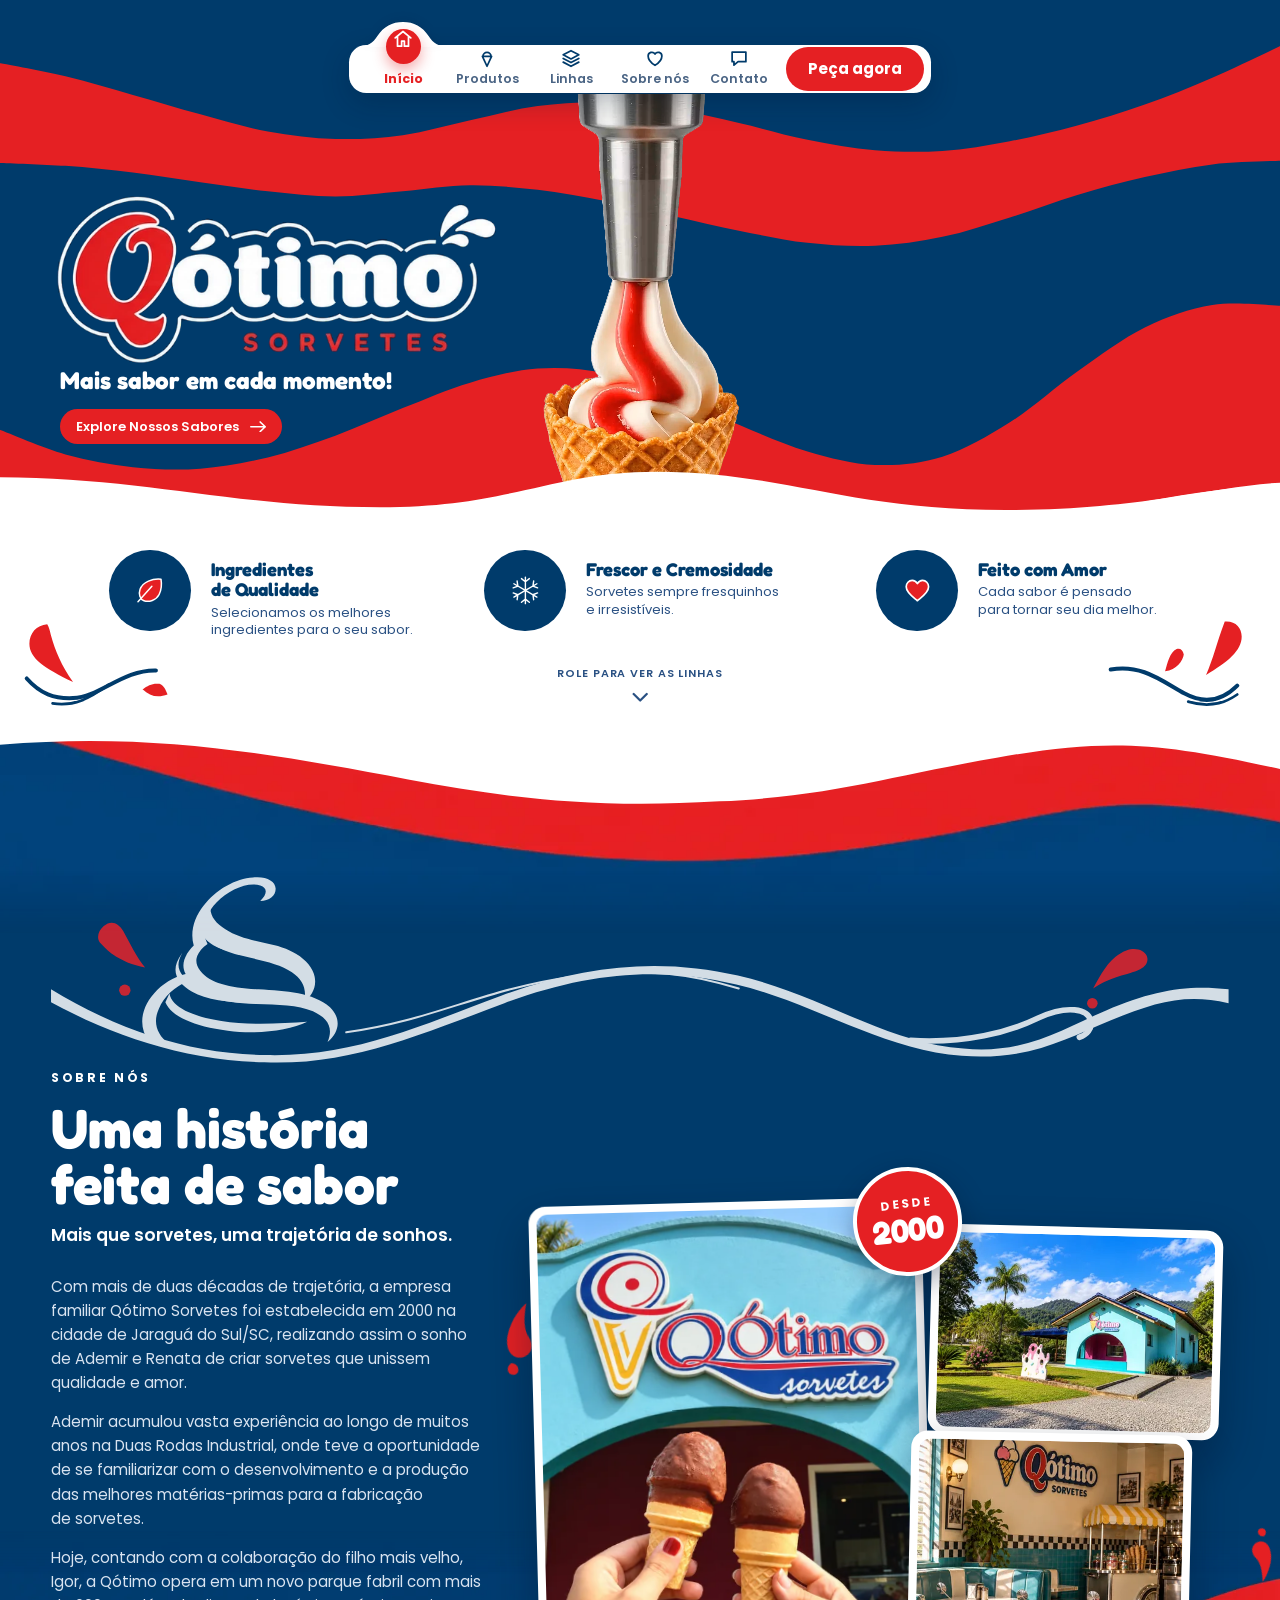
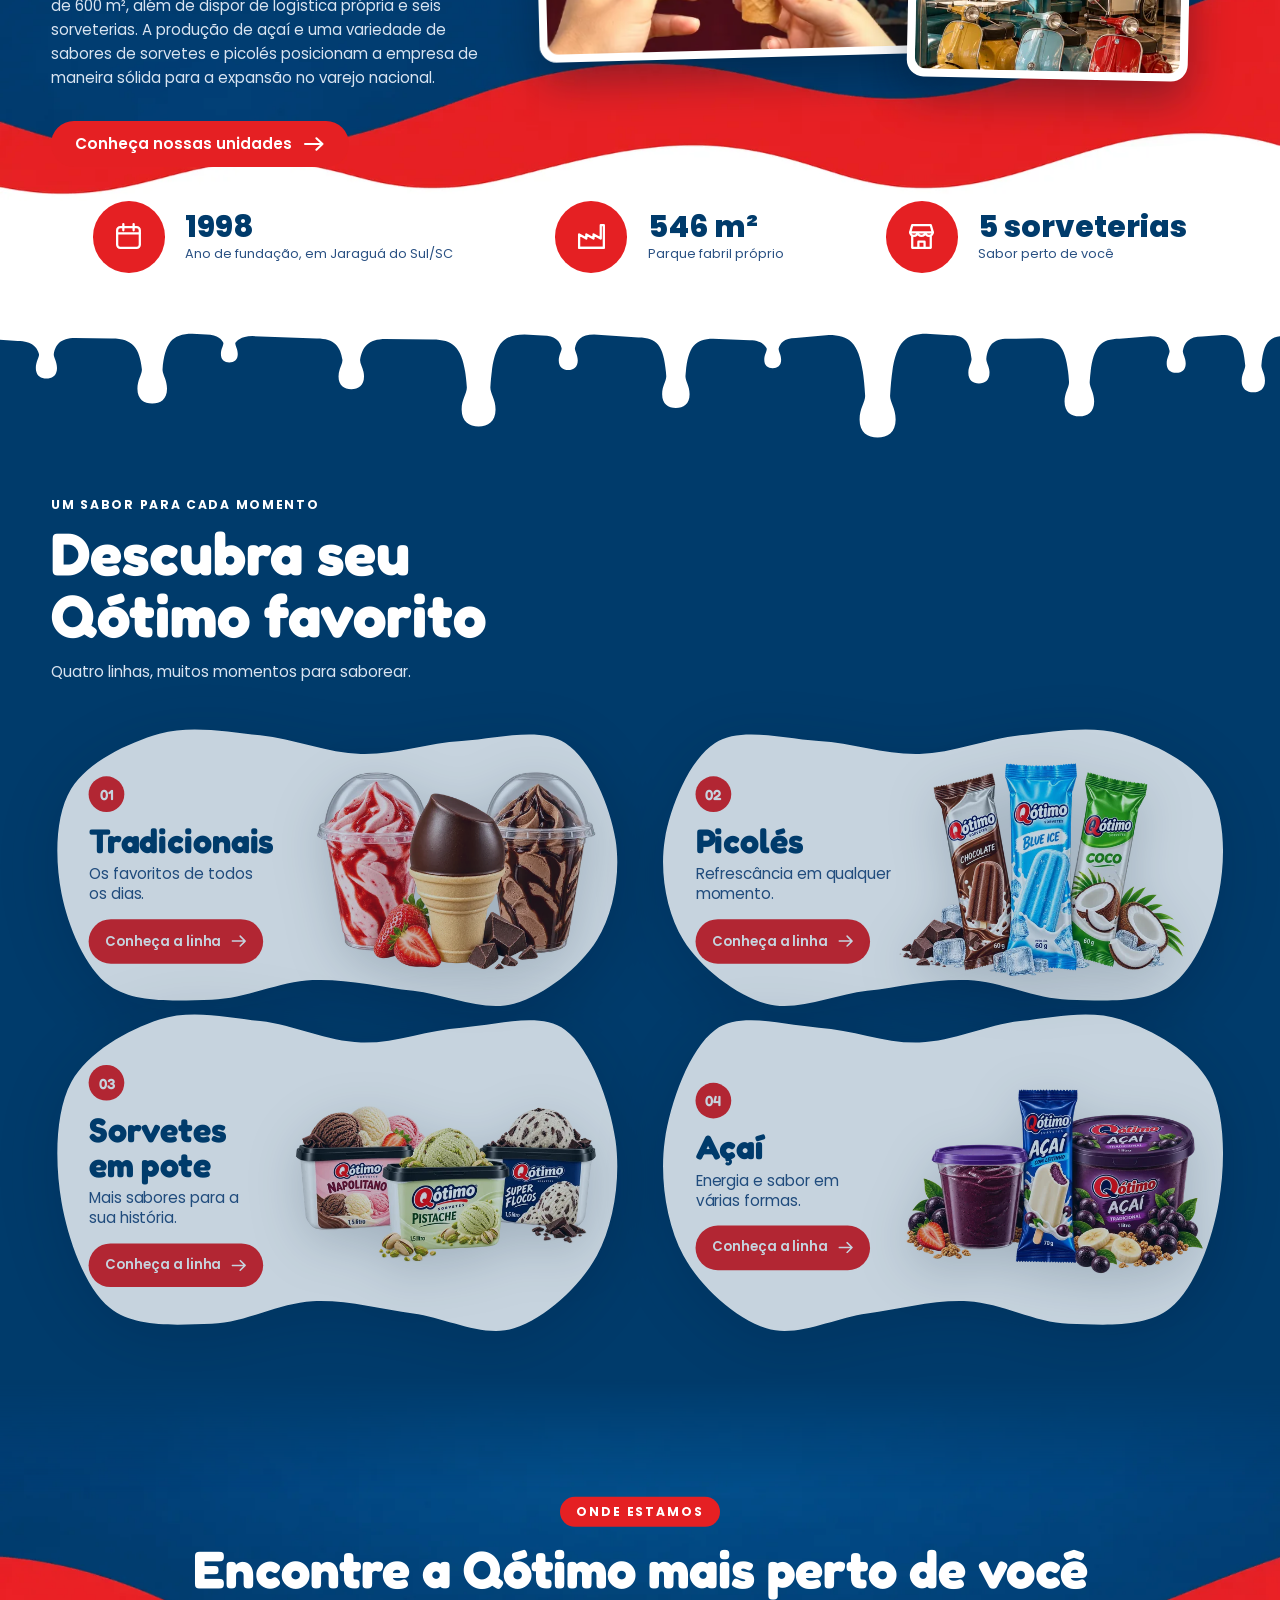
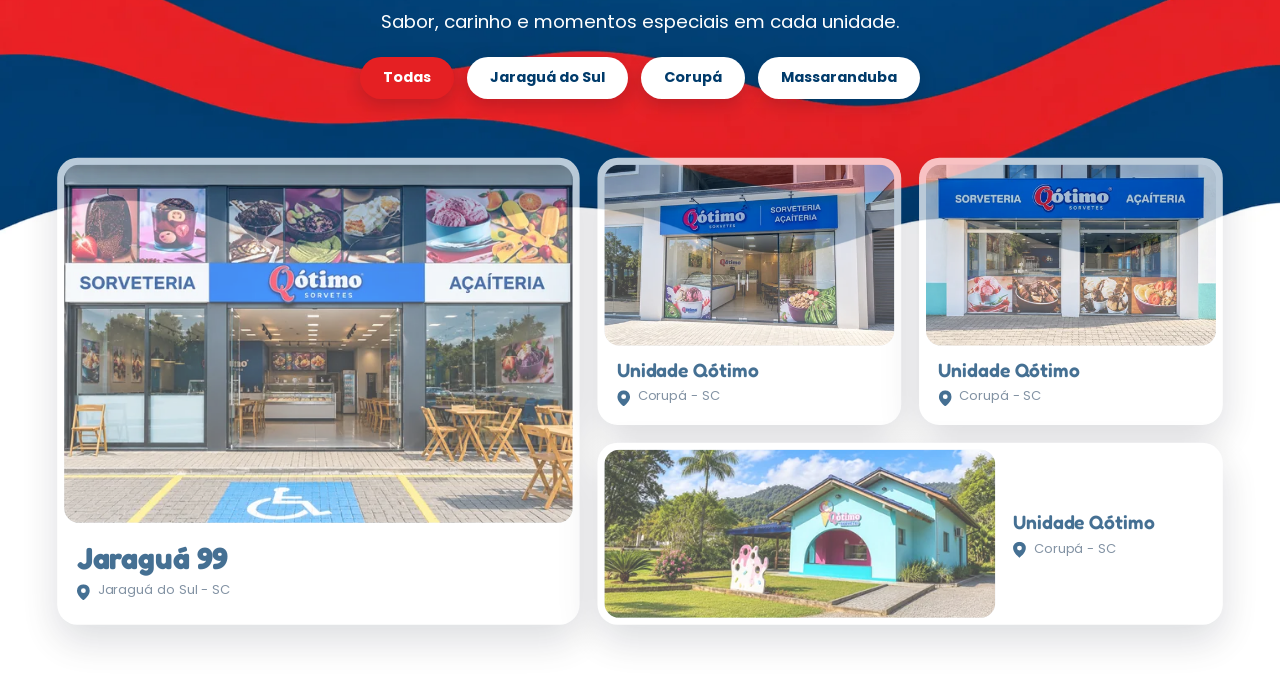
<file: site/index.html>
<!DOCTYPE html>
<html lang="pt-BR">
<head>
<meta charset="utf-8">
<meta name="viewport" content="width=device-width, initial-scale=1">
<title>Qótimo Sorvetes</title>
<meta name="description" content="Qótimo Sorvetes — mais sabor em cada momento. Sorvetes, picolés e açaí de fábrica própria em Jaraguá do Sul / SC.">
<meta name="theme-color" content="#003B6B">
<!-- sem favicon ainda (Fase 6 do plano). O data: vazio evita o 404 que o
     navegador gera sozinho pedindo /favicon.ico. -->
<link rel="icon" href="data:,">

<link rel="preconnect" href="https://fonts.googleapis.com">
<link rel="preconnect" href="https://fonts.gstatic.com" crossorigin>
<link href="https://fonts.googleapis.com/css2?family=Poppins:wght@400;500;600;700;800&display=swap" rel="stylesheet">
<link rel="stylesheet" href="styles.css">

<!-- Fonte de destaque, servida pelo proprio site (ver o @font-face no topo
     do styles.css, que e onde se troca a fonte). Os dois pesos aparecem
     acima da dobra — 900 na chamada do heroi, 700 nos tres pilares — entao
     valem o preload: sem ele o texto pisca em Poppins e reflui. -->
<link rel="preload" href="assets/fontes/fredoka-black.woff2" as="font" type="font/woff2" crossorigin>
<link rel="preload" href="assets/fontes/fredoka-bold.woff2" as="font" type="font/woff2" crossorigin>

<link rel="preload" as="image" href="assets/hero/cascao-hero-760.webp"
      imagesrcset="assets/hero/cascao-hero-500.webp 500w, assets/hero/cascao-hero-760.webp 760w, assets/hero/cascao-hero-1017.webp 1017w"
      imagesizes="(max-width: 899px) 60vw, 21vw" fetchpriority="high">

<!-- Cascao que se enche: a decisao precisa sair ANTES da primeira pintura,
     senao o sorvete ja preenchido pisca antes de o script.js (defer) tirar
     a imagem da frente. Aqui so se decide e se marca; quem toca o video e
     valida o canal alpha e o script.js. Se este bloco nao rodar, a pagina
     fica exatamente como era: a imagem preenchida de sempre. -->
<script>
(function () {
  var c = navigator.connection || navigator.mozConnection || navigator.webkitConnection;
  var v = document.createElement('video');
  /* WebKit (Safari no Mac e TODO navegador de iPhone/iPad, inclusive o do
     WhatsApp e o Chrome de iOS): anuncia VP9 mas nao desenha o canal alpha
     do webm — o video ficava invisivel por cima e o cascao sumia. Esses
     recebem a MESMA animacao em MP4 H.264 com a mascara de transparencia ao
     lado (cascao-mp4), montada num canvas pelo script.js.
     Chrome/Edge/Opera trazem "Chrome/" no agente. */
  var ua = navigator.userAgent;
  var webkit = /AppleWebKit/.test(ua) && !/Chrome\/|Chromium\//.test(ua);
  var toca = function (tipo) { return !!v.canPlayType && v.canPlayType(tipo) !== ''; };
  var calmo = window.matchMedia('(prefers-reduced-motion: reduce)').matches ||
              !!(c && c.saveData);
  var webm = !webkit && toca('video/webm; codecs="vp9"');
  var mp4 = webkit && toca('video/mp4; codecs="avc1.640029"');
  if (!calmo && (webm || mp4)) {
    document.documentElement.classList.add('cascao-anima');
    if (mp4) document.documentElement.classList.add('cascao-mp4');
  }
}());
</script>
</head>
<body>

<a class="pular" href="#linhas">Pular para as linhas de produtos</a>

<!-- Menu: a mesma barra em todas as telas, no TOPO da pagina e parada la
     (rola junto com o heroi, nao acompanha a rolagem). O item ativo sobe
     para dentro de um circulo vermelho sobre uma curva da barra.
     Mesa: os cinco destinos + "Peca agora" na propria barra.
     Celular: Inicio, Produtos, Sobre nos e "Mais" (Linhas, Contato e
     "Peca agora" num painel curto). -->
<header class="topo">
  <nav class="dock" aria-label="Principal">
    <div class="dock__barra">
      <div class="dock__trilho">
        <span class="dock__marca" aria-hidden="true">
          <svg class="dock__curva" viewBox="0 0 120 32" focusable="false"><path fill="#FFFFFF" d="M0 32C15 32 21 27 27 18C35 6 46 0 60 0C74 0 85 6 93 18C99 27 105 32 120 32Z"/></svg>
          <span class="dock__bola"></span>
        </span>
        <a class="dock__item" href="#inicio" data-secao="inicio">
          <svg class="dock__icone" viewBox="0 0 24 24" aria-hidden="true" focusable="false"><path d="M3.5 11 12 4l8.5 7M6 9.5V20h4.5v-5.5h3V20H18V9.5"/></svg>
          <span class="dock__rotulo">Início</span>
        </a>
        <!-- Produtos = a seção das linhas (não há página própria de produtos) -->
        <a class="dock__item" href="#linhas" data-secao="linhas">
          <svg class="dock__icone" viewBox="0 0 24 24" aria-hidden="true" focusable="false"><path d="M7.6 10.2a4.4 4.4 0 1 1 8.8 0M7 10.2h10L12 21z"/></svg>
          <span class="dock__rotulo">Produtos</span>
        </a>
        <a class="dock__item dock__item--mesa" href="#linhas">
          <svg class="dock__icone" viewBox="0 0 24 24" aria-hidden="true" focusable="false"><path d="M12 4 3.5 8.5 12 13l8.5-4.5zM3.5 12.5 12 17l8.5-4.5M3.5 16.5 12 21l8.5-4.5"/></svg>
          <span class="dock__rotulo">Linhas</span>
        </a>
        <a class="dock__item" href="#sobre" data-secao="sobre">
          <svg class="dock__icone" viewBox="0 0 24 24" aria-hidden="true" focusable="false"><path d="M12 20s-7.5-4.6-7.5-10.2A4.1 4.1 0 0 1 12 7.6a4.1 4.1 0 0 1 7.5 2.2C19.5 15.4 12 20 12 20z"/></svg>
          <span class="dock__rotulo">Sobre nós</span>
        </a>
        <!-- Contato e "Peça agora" levam às Unidades (endereço e mapa de cada
             loja) até existir telefone/WhatsApp — ver phone: null em data/unidades.js -->
        <a class="dock__item dock__item--mesa" href="#unidades">
          <svg class="dock__icone" viewBox="0 0 24 24" aria-hidden="true" focusable="false"><path d="M4.5 5.5h15v10.5h-8.5l-4.5 3.8V16h-2z"/></svg>
          <span class="dock__rotulo">Contato</span>
        </a>
        <button class="dock__item dock__mais" type="button" aria-expanded="false" aria-controls="dock-painel">
          <svg class="dock__icone" viewBox="0 0 24 24" aria-hidden="true" focusable="false"><circle cx="5.5" cy="12" r="1.6"/><circle cx="12" cy="12" r="1.6"/><circle cx="18.5" cy="12" r="1.6"/></svg>
          <span class="dock__rotulo">Mais</span>
        </button>
      </div>
      <a class="dock__cta dock__cta--barra" href="#unidades">Peça agora</a>
    </div>
    <ul class="dock__painel" id="dock-painel" hidden>
      <li><a href="#linhas">Linhas</a></li>
      <li><a href="#unidades">Contato</a></li>
      <li><a class="dock__cta" href="#unidades">Peça agora</a></li>
    </ul>
  </nav>
</header>

<main>

  <!-- ===================== HERÓI ===================== -->
  <section class="hero" id="inicio">

    <!-- camada 1+2: base navy e as duas faixas vermelhas, full-bleed -->
    <svg class="hero__faixa hero__faixa--topo" viewBox="0 0 1713 344" preserveAspectRatio="none" aria-hidden="true" focusable="false">
      <path fill="#E52023" d="M0 84C15 87 60 94.8 90 102C120 109.2 150 118.5 180 127C210 135.5 240 144.8 270 153C300 161.2 330 170.5 360 176C390 181.5 420 185.2 450 186C480 186.8 510 185.2 540 181C570 176.8 600 167.5 630 161C660 154.5 690 146 720 142C750 138 780 136.3 810 137C840 137.7 870 141.3 900 146C930 150.7 960 158.2 990 165C1020 171.8 1050 181 1080 187C1110 193 1140 198.5 1170 201C1200 203.5 1230 204 1260 202C1290 200 1320 194.7 1350 189C1380 183.3 1410 176.2 1440 168C1470 159.8 1500 150.7 1530 140C1560 129.3 1589.7 117.2 1620 104C1650.3 90.8 1696.7 68.2 1712 61L1712 215C1696.7 215.8 1650.3 216.3 1620 220C1589.7 223.7 1560 230.2 1530 237C1500 243.8 1470 252 1440 261C1410 270 1380 281.7 1350 291C1320 300.3 1290 310.7 1260 317C1230 323.3 1200 327.7 1170 329C1140 330.3 1110 328.3 1080 325C1050 321.7 1020 315 990 309C960 303 930 295.7 900 289C870 282.3 840 274.8 810 269C780 263.2 750 257.5 720 254C690 250.5 660 247.7 630 248C600 248.3 570 253.5 540 256C510 258.5 480 263 450 263C420 263 390 259.2 360 256C330 252.8 300 248.2 270 244C240 239.8 210 234.7 180 231C150 227.3 120 224.2 90 222C60 219.8 15 218.7 0 218Z"/>
    </svg>
    <svg class="hero__faixa hero__faixa--base" viewBox="0 0 1713 514" preserveAspectRatio="none" aria-hidden="true" focusable="false">
      <path fill="#E52023" d="M0 170C15 175.7 60 195.5 90 204C120 212.5 150 217.8 180 221C210 224.2 240 225.2 270 223C300 220.8 330 215.3 360 208C390 200.7 420 190 450 179C480 168 510 153.8 540 142C570 130.2 600 116.8 630 108C660 99.2 690 91.2 720 89C750 86.8 780 89.2 810 95C840 100.8 870 112.3 900 124C930 135.7 960 152.3 990 165C1020 177.7 1050 191.2 1080 200C1110 208.8 1140 216.8 1170 218C1200 219.2 1230 216.5 1260 207C1290 197.5 1320 180 1350 161C1380 142 1410 114.2 1440 93C1470 71.8 1500 48.8 1530 34C1560 19.2 1589.7 8.8 1620 4C1650.3 -0.8 1696.7 4.8 1712 5L1712 514L0 514Z"/>
    </svg>

    <div class="hero__palco">
      <div class="hero__copy">
        <h1 class="hero__titulo">
          <img class="hero__logo" src="assets/qotimo-logo.webp" width="602" height="229"
               alt="Qótimo Sorvetes" fetchpriority="high">
          <span class="hero__tagline">Mais sabor em cada momento!</span>
        </h1>
        <a class="btn" href="#linhas">
          Explore Nossos Sabores
          <svg viewBox="0 0 20 14" aria-hidden="true" focusable="false"><path d="M1 7h17.5M12.4 1.2 18.5 7l-6.1 5.8"/></svg>
        </a>
      </div>

      <!-- Cascao: tres camadas na MESMA caixa. A imagem preenchida continua
           sendo o conteudo real (e ela que da a altura da caixa, e ela que o
           leitor de tela le e e ela que aparece sem JS, com movimento
           reduzido ou com Save-Data). Poster e video so entram em cena
           quando o script do <head> aprova o navegador e marca
           <html class="cascao-anima">. -->
      <div class="hero__cascao">
        <div class="cascao" data-cascao>
          <img class="cascao__poster" src="assets/hero/cascao-vazio-poster.png"
               width="930" height="2226" alt="" aria-hidden="true" fetchpriority="high">
          <!-- src do <source> so entra pelo script.js: com preload="auto" e o
               src no HTML o navegador ja teria baixado 2,3 MB antes de
               sabermos se o video pode ser usado (Save-Data, movimento
               reduzido, sem VP9 com alpha). -->
          <video class="cascao__video" width="930" height="2226"
                 autoplay muted playsinline preload="auto"
                 aria-hidden="true" tabindex="-1">
            <source data-src="assets/hero/cascao-preenchendo.webm" type="video/webm; codecs=vp9">
          </video>
          <img class="cascao__fallback" src="assets/hero/cascao-hero-760.webp"
               srcset="assets/hero/cascao-hero-500.webp 500w, assets/hero/cascao-hero-760.webp 760w, assets/hero/cascao-hero-1017.webp 1017w"
               sizes="(max-width: 899px) 60vw, 21vw"
               width="1017" height="2430" fetchpriority="high"
               alt="Casquinha de sorvete de creme com calda de morango">
        </div>
      </div>
    </div>

    <!-- camada 3: onda branca DESENHADA NA FRENTE do cascão — é ela que corta o cone -->
    <div class="hero__base">
      <!-- borda de cima da faixa branca, em duas versoes de pontos de
           controle (celular e mesa). Mesmo desenho: comeca alta a esquerda,
           desce, SOBE atras do cascao (cobre so a ponta do cone) e volta a
           ondular ate a borda direita. -->
      <svg class="hero__onda hero__onda--mob" viewBox="0 0 390 60" preserveAspectRatio="none" aria-hidden="true" focusable="false">
        <path fill="#FFFFFF" d="M0 22C44 22 72 44 116 44C156 44 168 18 200 18C238 18 258 46 306 46C348 46 370 28 390 26V60H0Z"/>
      </svg>
      <svg class="hero__onda hero__onda--mesa" viewBox="0 0 1713 110" preserveAspectRatio="none" aria-hidden="true" focusable="false">
        <path fill="#FFFFFF" d="M0 58C140 58 220 94 380 94C560 94 700 60 860 60C1020 60 1120 96 1300 96C1480 96 1580 52 1713 52V110H0Z"/>
      </svg>

      <!-- calda e ondinhas nas pontas de baixo da faixa (so decoracao; o
           desenho e assets/decoracao/acentos-laterais.svg, via CSS) -->
      <span class="hero__acentos" aria-hidden="true"></span>

      <ul class="pilares reveal">
        <li class="pilar">
          <span class="pilar__icone">
            <svg viewBox="0 0 108 108" aria-hidden="true" focusable="false">
              <path d="M82 27C62 25 38 33 31.5 51.5 27.5 63 31 75.5 41 79c11.5 4 29.5-1 36.5-15C83.5 52 84 39 82 27z" fill="#E52023" stroke="#fff" stroke-width="3.6" stroke-linejoin="round"/>
              <path d="M60 44 26.5 81.5" stroke="#fff" stroke-width="3.6" stroke-linecap="round" fill="none"/>
            </svg>
          </span>
          <div class="pilar__texto">
            <h2>Ingredientes de Qualidade</h2>
            <p>Selecionamos os melhores ingredientes para o seu sabor.</p>
          </div>
        </li>
        <li class="pilar">
          <span class="pilar__icone">
            <svg viewBox="0 0 108 108" aria-hidden="true" focusable="false">
              <defs><path id="floco" d="M54 54V22M44.5 25.5 54 33l9.5-7.5"/></defs>
              <g stroke="#fff" stroke-width="3.4" stroke-linecap="round" stroke-linejoin="round" fill="none">
                <use href="#floco"/><use href="#floco" transform="rotate(60 54 54)"/><use href="#floco" transform="rotate(120 54 54)"/>
                <use href="#floco" transform="rotate(180 54 54)"/><use href="#floco" transform="rotate(240 54 54)"/><use href="#floco" transform="rotate(300 54 54)"/>
              </g>
            </svg>
          </span>
          <div class="pilar__texto">
            <h2>Frescor e Cremosidade</h2>
            <p>Sorvetes sempre fresquinhos e irresistíveis.</p>
          </div>
        </li>
        <li class="pilar">
          <span class="pilar__icone">
            <svg viewBox="0 0 108 108" aria-hidden="true" focusable="false">
              <path d="M54 79C44 70.5 27 60 27 45.5 27 36.5 33.5 30 41.5 30c5.5 0 9.8 3.2 12.5 7.6C56.7 33.2 61 30 66.5 30 74.5 30 81 36.5 81 45.5 81 60 64 70.5 54 79z" fill="#E52023" stroke="#fff" stroke-width="4" stroke-linejoin="round"/>
            </svg>
          </span>
          <div class="pilar__texto">
            <h2>Feito com Amor</h2>
            <p>Cada sabor é pensado para tornar seu dia melhor.</p>
          </div>
        </li>
      </ul>

      <a class="rolar" href="#linhas" aria-label="Ver as linhas de produtos">
        <span class="rolar__texto">Role para ver as linhas</span>
        <svg class="rolar__seta" viewBox="0 0 24 24" aria-hidden="true" focusable="false">
          <path d="M5 8.5 12 15.5 19 8.5"/>
        </svg>
      </a>
    </div>
  </section>

  <!-- ===================== NOSSA HISTORIA ===================== -->
  <section class="historia" id="sobre" aria-labelledby="historia-titulo">

    <!-- onda vermelha do alto da arte. Sobe para dentro da sobra navy do
         heroi, de modo que ela nasca por baixo da faixa branca — igual as
         faixas do heroi. Assim nao aparece cortada na emenda das secoes. -->
    <div class="historia__faixa" aria-hidden="true"></div>

    <!-- a onda branca que fecha a faixa dos pilares. Mora aqui, e nao no
         heroi, porque esta secao pinta por cima dele: no heroi ela ficava
         escondida atras da faixa vermelha. Sobe junto com ela.
         Geometria de assets/decoracao/fecho-faixa-branca.svg (inline para
         herdar o aria-hidden e nao custar outra requisicao). -->
    <svg class="historia__topo" viewBox="0 0 1440 110" preserveAspectRatio="none" aria-hidden="true" focusable="false">
      <path fill="#FFFFFF" d="M0 0H1440V61C1300 30 1243 27 1120 48C1006 67 932 91 809 96C669 104 575 93 460 72C298 42 170 20 0 34V0Z"/>
    </svg>

    <div class="historia__palco">
      <!-- decoracao do vao navy entre a onda vermelha do topo e o texto
           (arquivo qotimo-decoracao-sobre.svg, curvas Bezier; inline para herdar o
           aria-hidden e nao custar outra requisicao). Fundo transparente:
           o azul e o da propria secao. -->
      <div class="historia__deco" aria-hidden="true">
        <svg viewBox="0 0 1452 310" fill="none" focusable="false">
          <g fill="#fff">
            <path d="M0 205C83 256 173 285 264 286C371 289 453 251 555 213C662 173 755 167 847 188C946 210 1030 271 1125 278C1202 285 1244 255 1301 231C1359 206 1402 199 1452 205V222C1399 210 1364 220 1307 243C1249 267 1205 293 1123 287C1025 280 939 221 845 199C752 177 664 183 559 222C451 262 369 299 263 295C167 293 77 263 0 221Z"/>
            <path d="M121 270C107 251 111 228 127 210C137 198 151 190 166 186C160 175 164 163 176 151C171 134 177 116 188 102C203 82 228 68 249 67C264 65 277 71 277 81C277 90 269 96 258 96C267 87 267 80 258 77C243 72 219 82 204 98C188 115 185 133 193 149C179 159 175 171 184 182C196 198 222 203 256 205C290 207 323 209 344 227C358 241 356 257 341 270C349 251 340 240 323 232C304 224 280 224 253 223C208 222 181 213 169 195C153 201 139 214 133 229C125 246 131 261 145 272Z"/>
            <path d="M201 90C191 108 199 121 215 131C230 141 250 145 269 149C300 155 321 171 325 189C328 203 321 213 312 222C316 204 310 193 297 184C282 173 257 169 237 164C210 158 189 147 187 129C184 114 189 101 201 90Z"/>
            <path d="M162 160C151 178 160 190 177 199C197 209 223 211 251 212C282 213 306 217 323 228C307 221 279 223 251 222C218 221 191 218 174 208C154 196 146 181 162 160Z"/>
            <path d="M146 210C149 227 174 238 210 244C246 250 285 247 316 245C293 256 254 261 218 256C176 251 148 238 141 221Z"/>
            <path d="M190 112C186 131 206 143 230 151C248 157 270 160 292 165C266 164 240 162 221 158C193 152 175 135 190 112Z"/>
            <path d="M364 258C473 243 534 204 645 189C735 177 794 187 848 204" fill="none" stroke="#fff" stroke-width="2.5" stroke-linecap="round"/>
            <path d="M1060 268C1127 272 1181 258 1218 240C1253 224 1279 229 1282 244C1284 254 1277 261 1268 264" fill="none" stroke="#fff" stroke-width="7" stroke-linecap="round"/>
          </g>
          <g class="historia__gota historia__gota--a" fill="#ED2229">
            <path d="M62 149C55 143 58 133 65 127C74 119 83 123 89 133C98 149 105 165 116 178C94 174 75 164 62 149Z"/>
            <circle cx="91" cy="206" r="7"/>
          </g>
          <g class="historia__gota historia__gota--b" fill="#ED2229">
            <path d="M1285 204C1296 183 1307 164 1326 157C1339 152 1352 158 1352 168C1352 179 1338 183 1327 186C1307 191 1295 197 1285 204Z"/>
            <circle cx="1284" cy="222" r="6.5"/>
          </g>
        </svg>
      </div>

      <div class="historia__texto">
        <p class="historia__eyebrow reveal">Sobre nós</p>
        <h2 class="historia__titulo reveal" id="historia-titulo">Uma história feita de sabor</h2>
        <p class="historia__sub reveal">Mais que sorvetes, uma trajetória de sonhos.</p>

        <div class="historia__corpo reveal">
          <p>Com mais de duas décadas de trajetória, a empresa familiar Qótimo Sorvetes foi
            estabelecida em 2000 na cidade de Jaraguá do Sul/SC, realizando assim o sonho de
            Ademir e Renata de criar sorvetes que unissem qualidade e amor.</p>
          <p>Ademir acumulou vasta experiência ao longo de muitos anos na Duas Rodas Industrial,
            onde teve a oportunidade de se familiarizar com o desenvolvimento e a produção das
            melhores matérias-primas para a fabricação de sorvetes.</p>
          <p>Hoje, contando com a colaboração do filho mais velho, Igor, a Qótimo opera em um novo
            parque fabril com mais de 600 m², além de dispor de logística própria e seis
            sorveterias. A produção de açaí e uma variedade de sabores de sorvetes e picolés
            posicionam a empresa de maneira sólida para a expansão no varejo nacional.</p>
        </div>

        <a class="btn-pill historia__btn reveal" href="#unidades">
          Conheça nossas unidades
          <svg viewBox="0 0 20 14" aria-hidden="true" focusable="false"><path d="M1 7h17.5M12.4 1.2 18.5 7l-6.1 5.8"/></svg>
        </a>
      </div>

      <!-- fotos: a historica e a protagonista; as outras duas encostam nela -->
      <div class="fotos">
        <svg class="gotas gotas--a" viewBox="0 0 90 120" aria-hidden="true" focusable="false">
          <path d="M70 6C52 14 26 34 18 60c-6 20 6 34 22 32 14-2 20-16 16-30-4-14 2-34 14-56z"/>
          <path d="M14 96c-8 2-12 10-8 16s14 6 16-2c2-6-2-12-8-14z"/>
        </svg>
        <svg class="gotas gotas--b" viewBox="0 0 90 120" aria-hidden="true" focusable="false">
          <path d="M70 6C52 14 26 34 18 60c-6 20 6 34 22 32 14-2 20-16 16-30-4-14 2-34 14-56z"/>
          <path d="M14 96c-8 2-12 10-8 16s14 6 16-2c2-6-2-12-8-14z"/>
        </svg>

        <figure class="foto foto--principal reveal">
          <img src="assets/historia/fachada-historica-560.webp"
               srcset="assets/historia/fachada-historica-560.webp 560w, assets/historia/fachada-historica-1000.webp 1000w"
               sizes="(max-width: 767px) 92vw, (max-width: 1099px) 60vw, 34vw"
               width="1000" height="1250" loading="lazy" decoding="async"
               alt="Letreiro histórico da Qótimo Sorvetes em fachada azul-turquesa e duas mãos segurando casquinhas cobertas de chocolate">
        </figure>

        <figure class="foto foto--area reveal">
          <img src="assets/unidades/origem-area-verde-480.webp"
               srcset="assets/unidades/origem-area-verde-480.webp 480w, assets/unidades/origem-area-verde-900.webp 900w"
               sizes="(max-width: 767px) 46vw, (max-width: 1099px) 40vw, 25vw"
               width="900" height="600" loading="lazy" decoding="async"
               alt="Casa azul-turquesa da Qótimo com o logotipo na fachada, cercada de gramado, palmeiras e morros">
        </figure>

        <figure class="foto foto--interior reveal">
          <img src="assets/historia/interior-retro-440.webp"
               srcset="assets/historia/interior-retro-440.webp 440w, assets/historia/interior-retro-800.webp 800w"
               sizes="(max-width: 767px) 46vw, (max-width: 1099px) 40vw, 24vw"
               width="800" height="1200" loading="lazy" decoding="async"
               alt="Interior em estilo retrô com o logotipo Qótimo na parede, piso xadrez e três lambretas coloridas">
        </figure>

        <p class="selo reveal" aria-label="Desde 2000"><span>Desde</span><strong>2000</strong></p>
      </div>
    </div>

    <!-- marcos na faixa branca -->
    <ul class="historia__marcos reveal" aria-label="A Qótimo em números">
      <li class="marco">
        <span class="marco__icone" aria-hidden="true">
          <svg viewBox="0 0 32 32"><rect x="5" y="7" width="22" height="20" rx="3"/><path d="M5 13h22M11 4v6M21 4v6"/></svg>
        </span>
        <p><strong class="marco__num" data-conta="2000" data-de="1980">2000</strong>
          <span>Ano de fundação, em Jaraguá do Sul/SC</span></p>
      </li>
      <li class="marco">
        <span class="marco__icone" aria-hidden="true">
          <svg viewBox="0 0 32 32"><path d="M4 27V14l7 4v-4l7 4v-4l7 4V5h3v22z"/><path d="M4 27h24"/></svg>
        </span>
        <p><strong class="marco__num"><span data-conta="600">600</span> m²</strong>
          <span>Parque fabril próprio</span></p>
      </li>
      <li class="marco">
        <span class="marco__icone" aria-hidden="true">
          <svg viewBox="0 0 32 32"><path d="M5 12l2-7h18l2 7"/><path d="M5 12c0 2 1.8 3.5 3.7 3.5S12.3 14 12.3 12c0 2 1.7 3.5 3.7 3.5s3.7-1.5 3.7-3.5c0 2 1.7 3.5 3.6 3.5S27 14 27 12z"/><path d="M7 16v11h18V16M13 27v-6h6v6"/></svg>
        </span>
        <p><strong class="marco__num"><span data-conta="6">6</span> sorveterias</strong>
          <span>Sabor perto de você</span></p>
      </li>
    </ul>
  </section>

  <!-- ===================== LINHAS ===================== -->
  <section class="linhas" id="linhas" aria-labelledby="linhas-titulo">

    <!-- calda branca escorrendo do contorno da secao anterior: marca que
         aqui comeca outro quadro -->
    <svg class="linhas__calda" viewBox="0 0 1440 140" preserveAspectRatio="xMidYMin slice" aria-hidden="true" focusable="false">
      <path fill="#FFFFFF" d="M0 0H1440V5.5L1439.2 5.5C1421 5.5 1415 13.9 1413 38.6C1413 43.1 1417 47.7 1417 55.5C1417 64.8 1411.1 68.4 1404 68.4C1396.9 68.4 1391 64.8 1391 55.5C1391 47.7 1395 43.1 1395 38.6C1393 12.9 1387 4.5 1368.8 4.5L1346.8 6C1332 6 1327 13 1325.4 22.2C1325.4 26 1328.6 29.7 1328.6 36C1328.6 43.7 1323.8 46.7 1318 46.7C1312.2 46.7 1307.4 43.7 1307.4 36C1307.4 29.7 1310.6 26 1310.6 22.2C1309 12.8 1304 5.8 1289.2 5.8L1254.8 8.6C1231.7 8.6 1224 19.4 1221.5 57.2C1221.5 63 1226.5 68.7 1226.5 78.6C1226.5 90.5 1219.1 95.2 1210 95.2C1200.9 95.2 1193.5 90.5 1193.5 78.6C1193.5 68.7 1198.5 63 1198.5 57.2C1196 19 1188.3 8.2 1165.2 8.2L1130 8.7C1113.5 8.7 1108 16.4 1106.2 31.3C1106.2 35.5 1109.8 39.6 1109.8 46.7C1109.8 55.2 1104.5 58.5 1098 58.5C1091.5 58.5 1086.2 55.2 1086.2 46.7C1086.2 39.6 1089.8 35.5 1089.8 31.3C1088 12.5 1082.5 4.8 1066 4.8L1039.4 3.1C1011.4 3.1 1002 16.2 998.9 72.6C998.9 79.6 1005.1 86.6 1005.1 98.6C1005.1 113.1 996 118.7 985 118.7C974 118.7 964.9 113.1 964.9 98.6C964.9 86.6 971.1 79.6 971.1 72.6C968 17.7 958.6 4.6 930.6 4.6L893.6 7.9C880.4 7.9 876 14.1 874.6 19.9C874.6 23.2 877.4 26.5 877.4 32.2C877.4 39 873.2 41.6 868 41.6C862.8 41.6 858.6 39 858.6 32.2C858.6 26.5 861.4 23.2 861.4 19.9C860 16.3 855.6 10.2 842.4 10.2L801.6 8.6C780.1 8.6 773 18.6 770.7 50.6C770.7 56 775.3 61.4 775.3 70.6C775.3 81.6 768.4 85.9 760 85.9C751.6 85.9 744.7 81.6 744.7 70.6C744.7 61.4 749.3 56 749.3 50.6C747 17.2 739.9 7.2 718.4 7.2L668.8 4C654 4 649 10.9 647.4 19.2C647.4 22.9 650.6 26.6 650.6 33C650.6 40.6 645.8 43.6 640 43.6C634.2 43.6 629.4 40.6 629.4 33C629.4 26.6 632.6 22.9 632.6 19.2C631 11.9 626 5 611.2 5L591.2 4C564.8 4 556 16.3 553.1 63C553.1 69.6 558.9 76.2 558.9 87.5C558.9 101.1 550.4 106.4 540 106.4C529.6 106.4 521.1 101.1 521.1 87.5C521.1 76.2 526.9 69.6 526.9 63C524 21.8 515.2 9.5 488.8 9.5L436.4 8.8C416.6 8.8 410 18.1 407.8 32.4C407.8 37.4 412.2 42.3 412.2 50.8C412.2 61 405.8 65 398 65C390.2 65 383.8 61 383.8 50.8C383.8 42.3 388.2 37.4 388.2 32.4C386 17.5 379.4 8.3 359.6 8.3L287.6 5.7C274.4 5.7 270 11.8 268.6 13.4C268.6 16.7 271.4 20 271.4 25.7C271.4 32.5 267.2 35.1 262 35.1C256.8 35.1 252.6 32.5 252.6 25.7C252.6 20 255.4 16.7 255.4 13.4C254 10 249.6 3.8 236.4 3.8L220.8 3C197.7 3 190 13.8 187.5 42.9C187.5 48.7 192.5 54.5 192.5 64.4C192.5 76.3 185.1 80.9 176 80.9C166.9 80.9 159.5 76.3 159.5 64.4C159.5 54.5 164.5 48.7 164.5 42.9C162 19.2 154.3 8.4 131.2 8.4L90 7.9C73.5 7.9 68 15.6 66.2 25.9C66.2 30 69.8 34.1 69.8 41.2C69.8 49.7 64.5 53 58 53C51.5 53 46.2 49.7 46.2 41.2C46.2 34.1 49.8 30 49.8 25.9C48 18.9 42.5 11.2 26 11.2L0 9.2Z"/>
    </svg>

    <div class="linhas__inner">

      <div class="linhas__head reveal">
        <p class="linhas__eyebrow">Um sabor para cada momento</p>
        <h2 class="linhas__titulo" id="linhas-titulo">Descubra seu Qótimo favorito</h2>
        <p class="linhas__sub">Quatro linhas, muitos momentos para saborear.</p>
      </div>

      <!-- Uma foto por linha, com os tres produtos ja agrupados no proprio
           arquivo (fundo transparente). A caixa reserva a proporcao do
           arquivo antes de ele chegar, entao a altura do card nao pula. -->
      <div class="linhas__board">

        <article class="linha reveal" id="linha-tradicionais" data-catalogo="sorvetes" style="--ar:1120/739">
          <svg class="linha__blob" viewBox="-30 -30 940 410" preserveAspectRatio="none" aria-hidden="true" focusable="false"><path fill="#FFFFFF" d="M170 -11C218 -23.1 272.3 -13.6 323.4 -9C374.6 -4.4 425.7 15.2 476.9 16.5C528 17.8 578.4 1.3 630.3 -1.2C682.2 -3.7 749 -20.9 788.1 1.5C827.1 23.8 856.6 88.3 864.7 133.1C872.8 177.8 862.2 232.5 836.4 269.8C810.6 307 756.6 345 710 356.5C663.4 368 607.7 344.2 556.6 338.8C505.4 333.4 454.3 322.2 403.1 324.2C352 326.3 301.1 349.6 249.7 351C198.3 352.3 132.9 356.6 94.8 332.4C56.6 308.2 30.6 250.4 20.7 205.6C10.8 160.9 10.7 100 35.6 63.9C60.5 27.8 122 1.2 170 -11Z"/></svg>
          <div class="linha__texto">
            <span class="linha__num" aria-hidden="true">01</span>
            <h3 class="linha__nome">Tradicionais</h3>
            <p class="linha__desc">Os favoritos de todos os dias.</p>
            <!-- o card inteiro abre o mesmo catalogo; o botao e o alvo de foco -->
            <button class="linha__btn" type="button" data-catalogo="sorvetes" aria-haspopup="dialog">Conheça a linha <svg viewBox="0 0 20 16" aria-hidden="true" focusable="false"><path d="M1 8h17M11.5 1.5 18 8l-6.5 6.5"/></svg></button>
          </div>
          <figure class="linha__grupo">
            <img src="assets/linhas/tradicionais-agrupados-560.webp"
                 srcset="assets/linhas/tradicionais-agrupados-560.webp 560w, assets/linhas/tradicionais-agrupados-1120.webp 1120w"
                 sizes="(max-width: 679px) 76vw, (max-width: 1099px) 38vw, (max-width: 1199px) 42vw, 22vw"
                 width="1120" height="739" loading="lazy" decoding="async"
                 alt="Sundae de morango, Moreninha e sundae de chocolate, da linha Tradicionais">
          </figure>
        </article>
        <article class="linha linha--espelhada reveal" id="linha-picoles" data-catalogo="picoles" style="--ar:1120/797">
          <svg class="linha__blob" viewBox="-30 -30 940 410" preserveAspectRatio="none" aria-hidden="true" focusable="false"><path fill="#FFFFFF" d="M170 -11C218 -23.1 272.3 -13.6 323.4 -9C374.6 -4.4 425.7 15.2 476.9 16.5C528 17.8 578.4 1.3 630.3 -1.2C682.2 -3.7 749 -20.9 788.1 1.5C827.1 23.8 856.6 88.3 864.7 133.1C872.8 177.8 862.2 232.5 836.4 269.8C810.6 307 756.6 345 710 356.5C663.4 368 607.7 344.2 556.6 338.8C505.4 333.4 454.3 322.2 403.1 324.2C352 326.3 301.1 349.6 249.7 351C198.3 352.3 132.9 356.6 94.8 332.4C56.6 308.2 30.6 250.4 20.7 205.6C10.8 160.9 10.7 100 35.6 63.9C60.5 27.8 122 1.2 170 -11Z"/></svg>
          <div class="linha__texto">
            <span class="linha__num" aria-hidden="true">02</span>
            <h3 class="linha__nome">Picolés</h3>
            <p class="linha__desc">Refrescância em qualquer momento.</p>
            <!-- o card inteiro abre o mesmo catalogo; o botao e o alvo de foco -->
            <button class="linha__btn" type="button" data-catalogo="picoles" aria-haspopup="dialog">Conheça a linha <svg viewBox="0 0 20 16" aria-hidden="true" focusable="false"><path d="M1 8h17M11.5 1.5 18 8l-6.5 6.5"/></svg></button>
          </div>
          <figure class="linha__grupo">
            <img src="assets/linhas/picoles-agrupados-560.webp"
                 srcset="assets/linhas/picoles-agrupados-560.webp 560w, assets/linhas/picoles-agrupados-1120.webp 1120w"
                 sizes="(max-width: 679px) 76vw, (max-width: 1099px) 38vw, (max-width: 1199px) 42vw, 22vw"
                 width="1120" height="797" loading="lazy" decoding="async"
                 alt="Picolés Qótimo de chocolate, Blue Ice e coco">
          </figure>
        </article>
        <article class="linha reveal" id="linha-sorvetes" data-catalogo="sorvetes" style="--ar:1120/714">
          <svg class="linha__blob" viewBox="-30 -30 940 410" preserveAspectRatio="none" aria-hidden="true" focusable="false"><path fill="#FFFFFF" d="M170 -11C218 -23.1 272.3 -13.6 323.4 -9C374.6 -4.4 425.7 15.2 476.9 16.5C528 17.8 578.4 1.3 630.3 -1.2C682.2 -3.7 749 -20.9 788.1 1.5C827.1 23.8 856.6 88.3 864.7 133.1C872.8 177.8 862.2 232.5 836.4 269.8C810.6 307 756.6 345 710 356.5C663.4 368 607.7 344.2 556.6 338.8C505.4 333.4 454.3 322.2 403.1 324.2C352 326.3 301.1 349.6 249.7 351C198.3 352.3 132.9 356.6 94.8 332.4C56.6 308.2 30.6 250.4 20.7 205.6C10.8 160.9 10.7 100 35.6 63.9C60.5 27.8 122 1.2 170 -11Z"/></svg>
          <div class="linha__texto">
            <span class="linha__num" aria-hidden="true">03</span>
            <h3 class="linha__nome">Sorvetes em pote</h3>
            <p class="linha__desc">Mais sabores para a sua história.</p>
            <!-- o card inteiro abre o mesmo catalogo; o botao e o alvo de foco -->
            <button class="linha__btn" type="button" data-catalogo="sorvetes" aria-haspopup="dialog">Conheça a linha <svg viewBox="0 0 20 16" aria-hidden="true" focusable="false"><path d="M1 8h17M11.5 1.5 18 8l-6.5 6.5"/></svg></button>
          </div>
          <figure class="linha__grupo">
            <img src="assets/linhas/sorvetes-pote-agrupados-560.webp"
                 srcset="assets/linhas/sorvetes-pote-agrupados-560.webp 560w, assets/linhas/sorvetes-pote-agrupados-1120.webp 1120w"
                 sizes="(max-width: 679px) 76vw, (max-width: 1099px) 38vw, (max-width: 1199px) 42vw, 22vw"
                 width="1120" height="714" loading="lazy" decoding="async"
                 alt="Potes de sorvete Qótimo napolitano, pistache e super flocos, de 1,5 litro">
          </figure>
        </article>
        <article class="linha linha--espelhada reveal" id="linha-acai" data-catalogo="acai" style="--ar:1120/717">
          <svg class="linha__blob" viewBox="-30 -30 940 410" preserveAspectRatio="none" aria-hidden="true" focusable="false"><path fill="#FFFFFF" d="M170 -11C218 -23.1 272.3 -13.6 323.4 -9C374.6 -4.4 425.7 15.2 476.9 16.5C528 17.8 578.4 1.3 630.3 -1.2C682.2 -3.7 749 -20.9 788.1 1.5C827.1 23.8 856.6 88.3 864.7 133.1C872.8 177.8 862.2 232.5 836.4 269.8C810.6 307 756.6 345 710 356.5C663.4 368 607.7 344.2 556.6 338.8C505.4 333.4 454.3 322.2 403.1 324.2C352 326.3 301.1 349.6 249.7 351C198.3 352.3 132.9 356.6 94.8 332.4C56.6 308.2 30.6 250.4 20.7 205.6C10.8 160.9 10.7 100 35.6 63.9C60.5 27.8 122 1.2 170 -11Z"/></svg>
          <div class="linha__texto">
            <span class="linha__num" aria-hidden="true">04</span>
            <h3 class="linha__nome">Açaí</h3>
            <p class="linha__desc">Energia e sabor em várias formas.</p>
            <!-- o card inteiro abre o mesmo catalogo; o botao e o alvo de foco -->
            <button class="linha__btn" type="button" data-catalogo="acai" aria-haspopup="dialog">Conheça a linha <svg viewBox="0 0 20 16" aria-hidden="true" focusable="false"><path d="M1 8h17M11.5 1.5 18 8l-6.5 6.5"/></svg></button>
          </div>
          <figure class="linha__grupo">
            <img src="assets/linhas/acai-agrupados-560.webp"
                 srcset="assets/linhas/acai-agrupados-560.webp 560w, assets/linhas/acai-agrupados-1120.webp 1120w"
                 sizes="(max-width: 679px) 76vw, (max-width: 1099px) 38vw, (max-width: 1199px) 42vw, 22vw"
                 width="1120" height="717" loading="lazy" decoding="async"
                 alt="Açaí Qótimo no copo individual, picolé de açaí com leitinho e pote tradicional de 1 litro">
          </figure>
        </article>
      </div>
    </div>
  </section>

  <!-- ===================== NOSSAS UNIDADES ===================== -->
  <section class="unidades" id="unidades" aria-labelledby="unidades-titulo">
    <div class="unidades__inner">

      <header class="unidades__head">
        <p class="unidades__eyebrow reveal">Onde estamos</p>
        <h2 class="unidades__titulo reveal" id="unidades-titulo">Encontre a Qótimo mais perto de você</h2>
        <p class="unidades__sub reveal">Sabor, carinho e momentos especiais em cada unidade.</p>
      </header>

      <!-- os botoes de cidade sao gerados de QOTIMO_CIDADES (data/unidades.js) -->
      <div class="filtros reveal" role="group" aria-label="Filtrar unidades por cidade">
        <button class="filtro" type="button" data-cidade="" aria-pressed="true">Todas</button>
      </div>

      <!-- cards gerados de QOTIMO_UNIDADES; o aviso abaixo anuncia a troca de filtro -->
      <ul class="grade" data-qtd="0"></ul>
      <p class="grade__vazio" hidden></p>
      <p class="visually-hidden" aria-live="polite" id="unidades-status"></p>

      <noscript><p class="grade__vazio">Ative o JavaScript para ver a lista de unidades.</p></noscript>
    </div>
  </section>

</main>

<!-- ===================== CATALOGO (modal unico) =====================
     Um so modal, preenchido pelo script.js a partir da configuracao
     CATALOGOS. A imagem so recebe src quando alguem pede para abrir
     (nada de 7 MB baixados com o modal fechado). -->
<div class="catalogo" id="catalogo" role="dialog" aria-modal="true" aria-labelledby="catalogo-titulo" hidden>
  <svg class="catalogo__onda" viewBox="0 0 1440 120" preserveAspectRatio="none" aria-hidden="true" focusable="false">
    <path fill="#E52023" d="M0 70C140 40 260 28 420 44C600 62 700 96 880 92C1060 88 1180 50 1300 38C1370 31 1420 34 1440 36V0H0Z" opacity=".9"/>
  </svg>

  <h2 class="catalogo__titulo" id="catalogo-titulo">Catálogo</h2>

  <a class="catalogo__baixar catalogo__baixar--barra" href="assets/catalogos/catalogo-qotimo-produtos.pdf"
     download="catalogo-qotimo-produtos.pdf"
     aria-label="Baixar catálogo completo de produtos Qótimo em PDF">
    <svg viewBox="0 0 24 24" aria-hidden="true" focusable="false"><path d="M12 3v12M6.5 10 12 15.5 17.5 10M4 20h16"/></svg>
    <span>Baixar catálogo completo (PDF)</span>
  </a>

  <button class="catalogo__voltar" type="button" data-fechar>
    <svg viewBox="0 0 20 14" aria-hidden="true" focusable="false"><path d="M19 7H1.5M7.6 1.2 1.5 7l6.1 5.8"/></svg>
    Voltar ao site
  </button>

  <button class="catalogo__fechar" type="button" data-fechar aria-label="Fechar catálogo">
    <svg viewBox="0 0 24 24" aria-hidden="true" focusable="false"><path d="M6 6l12 12M18 6 6 18"/></svg>
  </button>

  <div class="catalogo__rolagem">
    <div class="catalogo__folha">
      <p class="catalogo__estado" data-estado="carregando" role="status">
        <span class="catalogo__spinner" aria-hidden="true"></span>
        <span class="catalogo__msg">Carregando catálogo…</span>
        <button class="catalogo__tentar" type="button" hidden>Tentar novamente</button>
      </p>
      <!-- a arte ja desenha abas, um X e "Consultar disponibilidade"; os
           botoes reais vao por cima exatamente dessas areas (o script.js
           posiciona pela configuracao ZONAS) -->
      <div class="catalogo__arte">
        <img class="catalog-image" alt="" loading="lazy" decoding="async">
        <nav class="catalogo__zonas" aria-label="Trocar de catálogo">
          <button class="catalogo__zona catalogo__zona--aba" type="button" data-zona="picoles">Picolés</button>
          <button class="catalogo__zona catalogo__zona--aba" type="button" data-zona="sorvetes">Sorvetes</button>
          <button class="catalogo__zona catalogo__zona--aba" type="button" data-zona="acai">Açaí</button>
          <button class="catalogo__zona catalogo__zona--redonda" type="button" data-zona="fechar" aria-label="Fechar catálogo"></button>
          <button class="catalogo__zona" type="button" data-zona="unidades">Consultar disponibilidade nas unidades</button>
        </nav>
      </div>
    </div>

    <div class="catalogo__fim">
      <p>Quer todas as linhas num arquivo só?</p>
      <a class="catalogo__baixar" href="assets/catalogos/catalogo-qotimo-produtos.pdf"
         download="catalogo-qotimo-produtos.pdf"
         aria-label="Baixar catálogo completo de produtos Qótimo em PDF">
        <svg viewBox="0 0 24 24" aria-hidden="true" focusable="false"><path d="M12 3v12M6.5 10 12 15.5 17.5 10M4 20h16"/></svg>
        Baixar catálogo completo (PDF)
      </a>
    </div>
  </div>
</div>

<script src="data/unidades.js" defer></script>
<script src="script.js" defer></script>
</body>
</html>
</file>
<file: site/styles.css>
/* =========================================================================
   Qótimo Sorvetes
   Duas fontes, com papéis separados.

   TEXTO — Poppins. A arte aprovada usa uma geométrica arredondada de "o"
   circular e terminais retos; Poppins bate a métrica sem precisar do
   letter-spacing negativo que o Montserrat exigia para imitá-la. Ela
   continua sendo a fonte de leitura: parágrafos, subtítulos, legendas,
   botões, navegação e os dados das unidades.

   DESTAQUE — "Qotimo Destaque", só em títulos curtos, chamadas e nomes de
   linha. Ver o bloco @font-face logo abaixo: é ele, e só ele, que decide
   qual arquivo entra nesse papel.

   Regra de escala: a arte de 1711x919 e o ALVO na faixa 1440-1711px.
   Acima disso cresce a margem, nunca o conteudo — todo tamanho tem teto.
   ========================================================================= */

/* ----------------------------------------------- fonte de destaque -------
   O pedido original era a Chiquinhorc2. Ela NÃO vai ao ar: é um tipo
   exclusivo, desenhado pela Fabio Haag Type / VLF Design para a Chiquinho
   Sorvetes — concorrente direta. Os arquivos não trazem licença nenhuma
   (name ID 13 e 14 vazios) e vêm com fsType 8, que é permissão de embutir
   em DOCUMENTO, não licença de webfont para outra marca. Sem autorização
   por escrito da detentora, usá-la na Qótimo é risco jurídico e de marca.
   O porquê completo está em tarefas/tarefa3/RELATORIO.md.

   No lugar dela entra a Fredoka (SIL OFL, uso comercial liberado, licença
   em assets/fontes/OFL.txt): a parente licenciada mais próxima que existe
   — geométrica de terminais arredondados, mesmo "o" circular, altura de
   caixa-alta quase idêntica (700 contra 680 em mil).

   O TRUQUE DA TROCA: a família se chama "Qotimo Destaque" e tem peso 700 e
   900 nos dois casos. Todo o resto do arquivo fala só com esse nome. Trocar
   de fonte é trocar este bloco — nenhuma outra regra muda.

   size-adjust: as duas têm altura-x menor que a Poppins (500 e 510 contra
   558). O ajuste recompõe o tamanho óptico de uma vez, em vez de espalhar
   correção de font-size regra a regra. Os valores diferentes (105% e 102%)
   são o que deixa as duas com a mesma mancha.

   A fl-icons que veio no ZIP é fonte de ícones do tema Flatsome: não entra
   no projeto e não é usada em texto nenhum.
   ------------------------------------------------------------------------ */

@font-face{
  font-family:"Qotimo Destaque";
  font-style:normal;
  font-weight:700;
  font-display:swap;
  size-adjust:105%;
  src:url("assets/fontes/fredoka-bold.woff2") format("woff2"),
      url("assets/fontes/fredoka-bold.woff") format("woff");
}
@font-face{
  font-family:"Qotimo Destaque";
  font-style:normal;
  font-weight:900;
  font-display:swap;
  size-adjust:105%;
  src:url("assets/fontes/fredoka-black.woff2") format("woff2"),
      url("assets/fontes/fredoka-black.woff") format("woff");
}

/* COM AUTORIZAÇÃO DA DETENTORA: copie os quatro arquivos bold/black de
   tarefas/tarefa3/site/ para assets/fontes/, comente os dois @font-face
   acima e descomente o bloco abaixo inteiro. Nada mais no projeto muda. (A
   chiquinhorc2-regular não entra: o papel de destaque só usa 700 e 900.)

   Todas as medidas calibradas adiante — o teto de 165u do primeiro pilar,
   os 7.6em da História, os 8.7em das Linhas, o nowrap da chamada do herói —
   foram escolhidas dentro da janela que serve ÀS DUAS fontes, então valem
   sem retoque. A única exceção é o corpo dos nomes de linha: a Chiquinho é
   ~10% mais larga que a Fredoka e, no mesmo corpo, "Tradicionais" encostaria
   na borda da coluna. Por isso o --fs-linha vem junto, aqui dentro.

@font-face{
  font-family:"Qotimo Destaque";
  font-style:normal;
  font-weight:700;
  font-display:swap;
  size-adjust:102%;
  src:url("assets/fontes/chiquinhorc2-bold.woff2") format("woff2"),
      url("assets/fontes/chiquinhorc2-bold.woff") format("woff");
}
@font-face{
  font-family:"Qotimo Destaque";
  font-style:normal;
  font-weight:900;
  font-display:swap;
  size-adjust:102%;
  src:url("assets/fontes/chiquinhorc2-black.woff2") format("woff2"),
      url("assets/fontes/chiquinhorc2-black.woff") format("woff");
}
:root{
  --fs-linha:clamp(1.52rem,2.39vw,2.52rem);
}
*/

/* ---------------------------------------------------------------- tokens */

:root{
  --navy:#003B6B;
  --vermelho:#E52023;
  --branco:#FFFFFF;
  --corpo:#2A5183;            /* 5.9:1 sobre branco */
  --corpo-claro:#D9E4F1;      /* corpo sobre navy */

  /* famílias. A Poppins na frente da fila de fallback do destaque é de
     propósito: se o webfont falhar, a página cai numa fonte que já está
     carregada, com métrica conhecida, em vez de pular para a do sistema. */
  --fonte-texto:Poppins,"Segoe UI",system-ui,sans-serif;
  --fonte-destaque:"Qotimo Destaque",Poppins,"Segoe UI",system-ui,sans-serif;

  --maxw:1711px;
  --content:1440px;
  --gutter:clamp(20px,4vw,64px);

  /* escala tipografica — teto = valor da arte */
  --fs-menu:clamp(.85rem,1.15vw,1.05rem);      /* teto ~16,8px */
  --fs-tagline:clamp(1.15rem,2.1vw,1.85rem);   /* teto ~29,6px */
  --fs-titulo:clamp(2rem,4.45vw,4rem);          /* teto 64px */
  /* Remedido para a fonte de destaque. A restricao e a coluna de texto do
     card (os 42fr de .linha): 255px em 1600, 230px em 1440, 204px em 1280.
     "Tradicionais" tem de caber inteira nela e "Sorvetes em pote" tem de
     quebrar em duas linhas — que e o que a Poppins fazia.
       1600px: coluna 255 | Poppins antes 245 | destaque agora 239
       1440px: coluna 230 | Poppins antes 220 | destaque agora 215
     A de destaque e mais estreita, entao o corpo sobe (2.35vw -> 2.55vw) e
     o nome volta a ocupar a mesma mancha de antes. */
  --fs-linha:clamp(1.62rem,2.55vw,2.69rem);
  --fs-corpo:clamp(.95rem,1.2vw,1.19rem);      /* teto ~19px */
  --fs-legenda:clamp(.75rem,.95vw,.95rem);

  /* espacamentos */
  --sp-xs:clamp(6px,.7vw,10px);
  --sp-s:clamp(10px,1.1vw,16px);
  --sp-m:clamp(16px,1.9vw,30px);
  --sp-l:clamp(24px,3vw,52px);
  --sp-xl:clamp(36px,5vw,88px);

  --raio:999px;

  /* movimento: uma curva e tres tempos para o site inteiro */
  --ease:cubic-bezier(.22,1,.36,1);
  --t-toque:.12s;          /* retorno do toque/clique */
  --t-rapido:.22s;         /* cor, sombra, pequenos saltos */
  --t-medio:.45s;          /* deslocamentos: dock, cartoes, fotos */
}

*,*::before,*::after{box-sizing:border-box}

html{-webkit-text-size-adjust:100%}

body{
  margin:0;
  font-family:var(--fonte-texto);
  font-size:var(--fs-corpo);
  line-height:1.5;
  color:var(--corpo);
  background:var(--branco);
  overflow-x:clip;               /* rede contra estouro lateral */
}

img,svg{display:block;max-width:100%}
ul{margin:0;padding:0;list-style:none}
h1,h2,h3,p{margin:0}

a{color:inherit;text-decoration:none}

:where(a,button):focus-visible{
  outline:3px solid var(--vermelho);
  outline-offset:3px;
  border-radius:6px;
}

.pular{
  position:absolute;inset-block-start:0;inset-inline-start:0;z-index:99;
  transform:translateY(-130%);
  background:var(--branco);color:var(--navy);
  padding:12px 20px;border-radius:0 0 12px 0;font-weight:600;
}
.pular:focus{transform:none}

/* ===================== UNIDADE UNICA DE ESCALA =====================
   Todo o heroi e o menu sao medidos no quadro da arte aprovada, 1713 x 918.
   Uma unica unidade converte px-da-arte em px-de-tela:

       --u = min(100cqw/1713, 100svh/918, 1.25px)

   - cqw e nao vw: vw inclui a barra de rolagem e isso descasava ~8px.
   - min() nos dois eixos: a composicao encolhe pelo lado que apertar.
   - teto de 1.25px: acima disso o quadro para de crescer e sobra margem.
   O <header class="topo"> fica FORA de .hero, por isso o container e o body
   e --u e declarado em body>*.
   ================================================================== */

body{container-type:inline-size}
body>*{
  --u:min(100cqw / 1713, 100svh / 918, 1.25px);
  /* altura da faixa branca do heroi, em unidades da arte. Fica aqui (e nao
     so no .hero__base) porque a secao seguinte precisa saber onde o heroi
     termina para encaixar a onda vermelha. Vira 292 em telas altas. */
  --faixa-u:210;
}

/* ------------------------------------------------------------------ menu
   Uma barra so para todas as telas (a do celular, levada para o topo).
   Fica no topo da pagina e rola junto com ela: nao e fixa.
   Tudo sai de --dh (altura da barra): a bola, a gola branca e o quanto o
   icone ativo sobe acompanham a escala. --topo-y deixa folga em cima para
   a bola, que sobra acima da barra. */

body>*{
  --dh:clamp(48px,calc(60 * var(--u)),62px);
  /* a gola sobe .52 x --dh acima da barra: com so 28px ela encostava no
     alto da janela. Altura da gola + respiro, como no celular. */
  --topo-y:calc(var(--dh) * .52 + max(20px,calc(24 * var(--u))));
  /* base da barra: e daqui que o cascao se afasta (ver .hero__cascao) */
  --topo-fim:calc(var(--topo-y) + var(--dh));
}

.topo{
  position:absolute;inset-block-start:var(--topo-y);inset-inline:0;z-index:5;
  display:flex;justify-content:center;
  padding-inline:16px;
}

.dock{
  position:relative;
  --col:max(84px,calc(96 * var(--u)));    /* largura de cada item do trilho */
}

.dock__barra{
  position:relative;
  display:flex;align-items:stretch;
  height:var(--dh);
  /* A gola (.dock__curva, 1,94 x --dh) e mais larga que a coluna do item.
     No PRIMEIRO item ela passava da borda esquerda e caia sobre o canto
     arredondado — onde a barra ja e transparente — e sobrava uma ponta
     branca solta. Folga so o bastante para a gola comecar na parte reta do
     topo: meia gola (.97) + ~45% do raio do canto (.36 x .45 = .16), menos
     meia coluna. */
  padding-inline-start:max(0px,calc(var(--dh) * 1.13 - var(--col) / 2));
  padding-inline-end:calc(var(--dh) * .14);
  background:var(--branco);
  border-radius:calc(var(--dh) * .36);
  box-shadow:0 10px 28px rgb(0 20 45 / .24);
}

/* trilho dos itens: colunas iguais; a marca anda uma coluna por vez */
.dock__trilho{
  --n:5;
  position:relative;
  display:grid;grid-template-columns:repeat(var(--n),minmax(0,1fr));
  width:calc(var(--n) * var(--col));
}

/* marca do item ativo: curva que sobe da barra + bola vermelha */
.dock__marca{
  position:absolute;inset-block-start:0;inset-inline-start:0;
  width:calc(100% / var(--n));height:0;
  translate:calc(var(--i,0) * 100%) 0;
  transition:translate var(--t-medio) var(--ease),opacity var(--t-rapido) ease;
  pointer-events:none;
}
.dock.sem-ativo .dock__marca{opacity:0}
.dock__curva{
  position:absolute;inset-block-end:-2px;inset-inline-start:50%;
  width:calc(var(--dh) * 1.94);height:calc(var(--dh) * .52);max-width:none;
  translate:-50% 0;
  filter:drop-shadow(0 -3px 4px rgb(0 20 45 / .07));
}
.dock__bola{
  position:absolute;inset-inline-start:50%;
  inset-block-start:calc(var(--dh) * -.34);
  width:calc(var(--dh) * .74);height:calc(var(--dh) * .74);
  margin-inline-start:calc(var(--dh) * -.37);
  border-radius:50%;
  background:var(--vermelho);
  box-shadow:0 6px 14px rgb(229 32 35 / .38);
}

.dock__item{
  position:relative;z-index:1;
  display:flex;flex-direction:column;align-items:center;justify-content:flex-end;
  gap:4px;
  min-width:0;min-height:44px;
  padding:0 2px calc(var(--dh) * .16);
  border:0;background:none;
  font:inherit;color:var(--navy);
  cursor:pointer;
  -webkit-tap-highlight-color:transparent;
}
.dock__icone{
  width:22px;height:22px;
  fill:none;stroke:currentColor;stroke-width:1.9;stroke-linecap:round;stroke-linejoin:round;
  transition:translate var(--t-medio) var(--ease),color var(--t-rapido) ease,scale var(--t-toque) ease;
}
.dock__mais .dock__icone{fill:currentColor;stroke:none}
.dock__rotulo{
  font-size:12.5px;font-weight:600;line-height:1;
  color:#4A6484;                       /* 5,6:1 sobre branco */
  white-space:nowrap;
  transition:color var(--t-rapido) ease;
}
/* ativo: o icone sobe para dentro da bola */
.dock__item[aria-current] .dock__icone{translate:0 calc(var(--dh) * -.4);color:var(--branco)}
.dock__item[aria-current] .dock__rotulo{color:var(--vermelho);font-weight:700}
.dock__mais[aria-expanded="true"] .dock__rotulo{color:var(--vermelho)}
.dock__item:active .dock__icone{scale:.88}
.dock__item:focus-visible{outline:3px solid var(--vermelho);outline-offset:-5px;border-radius:16px}
@media (hover:hover){
  .dock__item:not([aria-current]):hover .dock__icone,
  .dock__item:not([aria-current]):hover .dock__rotulo{color:var(--vermelho)}
}

/* mesa: Linhas e Contato na barra; "Mais" e o painel so no celular */
.dock__mais{display:none}

.dock__cta--barra{
  align-self:center;
  display:grid;place-items:center;
  min-height:44px;
  margin-inline-start:calc(var(--dh) * .1);
  padding-inline:22px;
  background:var(--vermelho);color:var(--branco);
  font-size:15px;font-weight:700;
  border-radius:var(--raio);
  white-space:nowrap;
}
.dock__cta--barra:hover{background:#c5171a}

/* painel do "Mais" (celular): abre ABAIXO da barra, altura controlada */
.dock__painel{
  position:absolute;inset-inline-end:0;inset-block-start:calc(100% + 12px);
  width:min(250px,100%);
  display:grid;gap:2px;
  padding:8px;
  background:var(--branco);
  border-radius:20px;
  box-shadow:0 16px 40px rgb(0 20 45 / .3);
  transform-origin:100% 0;
  animation:dock-abre var(--t-rapido) var(--ease);
}
.dock__painel[hidden]{display:none}
.dock__painel a{
  display:flex;align-items:center;
  min-height:46px;padding-inline:16px;
  border-radius:14px;
  font-weight:700;color:var(--navy);
  transition:background var(--t-rapido) ease;
}
.dock__painel a:hover{background:#EEF3F9}
.dock__painel .dock__cta{
  justify-content:center;margin-block-start:4px;
  background:var(--vermelho);color:var(--branco);
  border-radius:var(--raio);
}
.dock__painel .dock__cta:hover{background:#c5171a}
@keyframes dock-abre{from{opacity:0;transform:translateY(-8px) scale(.97)}}

.hero__onda--mob{display:none}

/* ----------------------------------------------------------------- heroi */

/* O palco azul mantem a altura da arte (708u) e nunca muda. O heroi, esse,
   ocupa a tela inteira: a sobra vai toda para a faixa branca, que e a linha
   "auto" do grid. Assim a segunda secao nao aparece enquanto se esta na
   primeira, e a composicao azul continua nas proporcoes da arte. */
.hero{
  position:relative;
  min-height:100svh;
  overflow:hidden;
  display:grid;
  grid-template-rows:calc(708 * var(--u)) auto;   /* palco | base branca */
  /* por padrao a linha "auto" esticaria para preencher qualquer sobra de
     100svh (align-content normal = stretch em grid). Em telas com --u
     limitado pela largura (proporcao mais alta que a da arte) isso inchava
     a faixa branca. "start" trava a faixa branca no tamanho do conteudo;
     a sobra vira navy — a mesma cor da secao seguinte, entao ela nunca
     aparece antes da hora.

     (Cogitamos uma 3a linha "minmax(0,1fr)" para essa sobra, mas com
     min-height no lugar de height o Grid nao tem um tamanho definido para
     dividir: o fr passa a se comportar como "auto" — do tamanho do
     conteudo — e o heroi acabava maior que 100svh. "start" + .rolar
     absoluto (ancorado no proprio .hero, nao no .hero__base) evita essa
     armadilha.) */
  align-content:start;
  background:var(--navy);
  isolation:isolate;
}

/* faixas full-bleed, nas coordenadas da arte (A: 0..344, B: 404..918) */
.hero__faixa{
  position:absolute;z-index:0;
  /* 2px para fora de cada lado (o .hero corta o excesso): com escala de
     tela fracionaria (125%/150%) a faixa terminava antes da borda e
     sobrava uma coluna azul na direita */
  inset-inline:-2px;width:calc(100% + 4px);max-width:none;
}
.hero__faixa--topo{inset-block-start:0;height:calc(344 * var(--u))}
.hero__faixa--base{inset-block-start:calc(404 * var(--u));height:calc(514 * var(--u))}

/* quadro de 1713u centralizado: tudo dentro dele usa as coordenadas da arte */
.hero__palco{
  position:relative;z-index:1;
  width:calc(1713 * var(--u));max-width:100%;
  margin-inline:auto;
  height:100%;
}

.hero__copy{
  position:absolute;
  inset-block-start:calc(262 * var(--u));
  inset-inline-start:calc(71 * var(--u));
  width:calc(640 * var(--u));
}

.hero__titulo{display:block;font-size:inherit;font-weight:inherit}

.hero__logo{width:calc(600 * var(--u));max-width:none;height:auto}

/* A chamada da marca, logo abaixo do logotipo — que já é desenhado numa
   arredondada de "o" circular. É o melhor lugar do site para o destaque: o
   logo e a frase passam a falar a mesma língua. O logotipo continua sendo a
   IMAGEM de sempre; nada aqui o substitui.
   29u -> 31u: a de destaque é ~8% mais estreita que a Poppins e a frase
   ficava curta demais sob um logo de largura fixa (600u). Em 31u ela mede
   441u (a Poppins media 466u) e continua com folga larga dentro dos 631u
   livres — o nowrap está garantido nas duas fontes. */
.hero__tagline{
  display:block;
  margin-block-start:0;
  margin-inline-start:calc(9 * var(--u));
  font-family:var(--fonte-destaque);
  font-size:max(18px,calc(31 * var(--u)));
  font-weight:900;line-height:1.18;
  color:var(--branco);
  white-space:nowrap;
}

.btn{
  display:inline-flex;align-items:center;justify-content:center;
  gap:calc(14 * var(--u));
  margin-block-start:calc(20 * var(--u));
  margin-inline-start:calc(9 * var(--u));
  /* largura minima da arte, mas cresce com o texto: com --u pequeno (1024)
     a fonte para em 13px e a largura fixa quebrava o rotulo em duas linhas */
  min-width:calc(295 * var(--u));height:calc(47 * var(--u));
  padding-inline:max(14px,calc(22 * var(--u)));
  white-space:nowrap;
  background:var(--vermelho);color:var(--branco);
  font-size:max(13px,calc(17 * var(--u)));font-weight:600;
  border:0;                      /* na arte o botao nao tem contorno */
  border-radius:999px;
  transition:transform .2s,background .2s;
}
.btn svg{width:calc(22 * var(--u));height:auto;fill:none;stroke:currentColor;stroke-width:2;stroke-linecap:round;stroke-linejoin:round}
.btn:hover{background:#c5171a;transform:translateY(-2px)}

/* Cascao: arquivo com margem de 40px nos quatro lados. Com left 678u,
   top 86u e width 365u o OBJETO cai em x 692..1029, topo 100u e ponta
   944u — atras da faixa branca, que e quem o corta. Nunca esticar:
   so width, com height:auto. */
.hero__cascao{
  position:absolute;z-index:1;
  /* 86u e a posicao da arte. Mas a barra tem pisos em px (--dh >= 48px,
     respiro >= 20px): quando --u encolhe, ela para de descer junto e a
     ponta do cascao encostava nela. Entao o topo e o que for mais baixo
     entre a arte e "base da barra + respiro", descontando a margem de
     40px do arquivo (40 / 1017 * 365u = 14.36u) para medir o OBJETO. */
  inset-block-start:max(
    calc(86 * var(--u)),
    calc(var(--topo-fim) + max(12px,calc(16 * var(--u))) - 14.36 * var(--u))
  );
  inset-inline-start:calc(678 * var(--u));
  transform:none;
  display:block;
}

/* A caixa continua sendo a da imagem preenchida (1017x2430): e ela que fica
   no fluxo e da a altura, exatamente como antes. Poster e video se encaixam
   por cima com object-fit:contain — o webm e 930x2226, proporcao 0,17% mais
   estreita, e o "contain" alinha o objeto dentro de 1px do que a imagem
   desenhava (medido: topo 40,4u vs 41u; ponta 2389,6u vs 2389u na escala de
   1017u). Nada de esticar: o cascao nunca muda de forma. */
.cascao{
  position:relative;display:block;
  width:calc(365 * var(--u));
  aspect-ratio:1017 / 2430;      /* rede: se a imagem falhar a caixa fica */
}
.cascao__fallback{
  width:100%;height:auto;max-width:none;   /* no fluxo: e quem mede a caixa */
}
.cascao__poster,
.cascao__video{
  position:absolute;inset:0;
  width:100%;height:100%;max-width:none;
  object-fit:contain;
  background:transparent;        /* sem retangulo preto atras do alpha */
  pointer-events:none;
}

/* Estados. Sem a classe .cascao-anima no <html> — sem JS, com movimento
   reduzido, com Save-Data ou sem VP9 alpha — vale o desenho de sempre:
   so a imagem preenchida, que nem chega a ser escondida. */
.cascao__poster,
.cascao__video{display:none}

.cascao-anima .cascao__poster{display:block}
.cascao-anima .cascao__video{display:block;opacity:0}
.cascao-anima .cascao__fallback{opacity:0}

/* video rodando: ele assume o cascao e o poster sai numa troca curta.
   O estado fica gravado no elemento, entao o ultimo quadro continua
   visivel depois do "ended" — nao reinicia e nao some. */
.cascao-anima .cascao[data-estado="tocando"] .cascao__video{opacity:1}
.cascao-anima .cascao[data-estado="tocando"] .cascao__poster{opacity:0}
.cascao-anima .cascao[data-estado="tocando"] .cascao__video,
.cascao-anima .cascao[data-estado="tocando"] .cascao__poster{
  transition:opacity .16s linear;
}
@media (prefers-reduced-motion:reduce){
  .cascao__video,.cascao__poster{transition:none}
}

/* WebKit (html.cascao-mp4): o Safari nao desenha o alpha do webm, entao
   a mesma animacao vem em MP4 H.264 (decodificado pelo chip de video, 30
   quadros por segundo) com cor e mascara de transparencia lado a lado. O
   script cria as camadas na caixa do cascao, encaixadas como o poster:
     .cascao__fonte    o <video> do MP4 — nunca aparece, so alimenta o canvas
     .cascao__quadros  canvas WebGL que junta cor + mascara a cada quadro
     .cascao__final    o ultimo quadro em alta, que assume ao fim (nitido, e
                       libera o video e o WebGL) */
.cascao-mp4 .cascao__video{display:none}
/* O WebKit entrega o video ao WebGL no tamanho em que ele esta DESENHADO
   na tela, nao no tamanho do arquivo: com 2px a textura vinha vazia. O
   script da ao elemento exatamente o tamanho do arquivo em pixels fisicos
   (largura / devicePixelRatio). Fica invisivel (opacity 0 — com
   visibility:hidden o WebKit tambem para de entregar quadros); o que
   sobrar para fora e cortado pelo overflow do .hero. */
.cascao__fonte{
  position:absolute;inset-block-start:0;inset-inline-start:0;
  max-width:none;
  opacity:0;pointer-events:none;
}
/* O canvas NAO usa object-fit: o WebKit desenhava um fio na borda da
   imagem encaixada (so no canvas). A propria caixa tem o tamanho do
   desenho — altura cheia, largura pela proporcao do canvas (width/height
   que o script define), centralizada. Mesmo resultado do contain aqui:
   a caixa do cascao e sempre mais larga que o cascao. */
.cascao-mp4 .cascao__quadros{
  inset:0 auto;inset-inline-start:50%;
  width:auto;height:100%;
  object-fit:fill;
  translate:-50% 0;
}
.cascao__quadros,
.cascao__final{
  position:absolute;inset:0;
  width:100%;height:100%;max-width:none;
  object-fit:contain;
  pointer-events:none;
  opacity:0;
}
/* no "fim" a animacao continua por baixo enquanto o final entra; o script
   a remove depois da troca (sem piscada entre as duas) */
.cascao-mp4 .cascao[data-estado="tocando"] .cascao__quadros,
.cascao-mp4 .cascao[data-estado="fim"] .cascao__quadros{opacity:1}
.cascao-mp4 .cascao[data-estado="fim"] .cascao__final{opacity:1;transition:opacity .2s linear}
.cascao-mp4 .cascao[data-estado="fim"] .cascao__poster{opacity:0}

/* onda branca na FRENTE do cascao: e ela que corta a ponta */
/* A emenda da faixa branca caia em coordenada fracionaria e o navegador
   pintava 1px de vermelho misturado com branco atravessando a pagina.
   Resolvido com 1px de sobreposicao real, nao com arredondamento. */
.hero__base{
  position:relative;z-index:2;
  margin-block-start:-1px;
  background:var(--branco);
  /* a faixa vermelha continua por tras desta area; na borda direita, com
     escala fracionaria, o ultimo pixel misturava os dois e virava um fio
     rosa. A sombra (cortada pelo .hero) cobre essa coluna. */
  box-shadow:0 0 0 3px var(--branco);
  /* 210u e o piso (a altura na arte). A faixa cresce com a janela, o que
     tambem deixa a area branca maior, como pedido. */
  min-height:calc(var(--faixa-u) * var(--u));
  display:grid;align-items:center;
  padding-block:calc(29 * var(--u));
}

.hero__onda{
  position:absolute;
  inset-block-end:calc(100% - 1px);   /* entra 1px na faixa branca */
  display:block;
  /* mesma folga lateral das faixas, e uma sombra branca chapada por baixo
     que cobre a costura: sem ela o vermelho da faixa vazava 1px de fio
     ao longo da base e subindo pela borda direita */
  inset-inline:-2px;width:calc(100% + 4px);max-width:none;
  height:calc(110 * var(--u));           /* viewBox 1713x110 */
  box-shadow:0 3px 0 var(--branco);
}

/* acentos-laterais.svg (1440x118): calda vermelha e ondinhas navy nas duas
   pontas de baixo da faixa. O arquivo e um so, com o meio transparente;
   aqui ele vira dois recortes de 220 unidades, um colado em cada borda da
   TELA — em tela larga o quadro 1713u fica no centro e os acentos seguem
   nas pontas, sem esticar o desenho. --ac: px por unidade do SVG (os 1440
   do arquivo = os 1713u da arte). Fica antes dos pilares no HTML: o texto
   pinta por cima e nada aqui recebe clique. */
.hero__acentos{
  --ac:calc(var(--u) * 1713 / 1440);
  position:absolute;inset:auto 0 0;
  height:calc(118 * var(--ac));
  pointer-events:none;
}
.hero__acentos::before,
.hero__acentos::after{
  content:"";
  position:absolute;inset-block-end:0;
  width:calc(220 * var(--ac));height:100%;
  background:url("assets/decoracao/acentos-laterais.svg") no-repeat;
  background-size:calc(1440 * var(--ac)) 100%;
}
.hero__acentos::before{inset-inline-start:0;background-position:left bottom}
.hero__acentos::after{inset-inline-end:0;background-position:right bottom}


/* pilares: colunas nas coordenadas da arte (146 / 648 / 1170),
   divisorias em 592 e 1117 */
.pilares{
  width:calc(1713 * var(--u));max-width:100%;
  margin-inline:auto;
  padding-inline:calc(146 * var(--u));
  display:grid;
  grid-template-columns:calc(446 * var(--u)) calc(469 * var(--u)) 1fr;
  column-gap:calc(56 * var(--u));
  /* 152u = 210u da faixa menos os 29u de respiro em cima e embaixo. Com o
     bloco nessa altura, centralizar poe o icone exatamente em 737u quando a
     faixa tem a altura da arte; quando ela cresce, o bloco fica no meio em
     vez de sobrar todo o branco embaixo. */
  min-height:calc(152 * var(--u));
}

.pilar{
  position:relative;
  display:flex;align-items:flex-start;
  gap:calc(27 * var(--u));
}
.pilar__icone{
  flex:0 0 auto;
  display:grid;place-items:center;
  width:calc(109 * var(--u));aspect-ratio:1;
  background:var(--navy);border-radius:50%;
}
.pilar__icone svg{width:55%;height:auto}

.pilar__texto{
  /* desce o bloco ate o topo das maiusculas bater com a arte (y=753,
     medido por pixel nas tres colunas) */
  margin-block-start:calc(12 * var(--u));
}

/* Títulos de duas ou três palavras: é o que a de destaque faz melhor. O
   parágrafo logo abaixo fica em Poppins — ali quem manda é a leitura. */
.pilar__texto h2{
  font-family:var(--fonte-destaque);
  font-size:max(14px,calc(23.5 * var(--u)));
  font-weight:900;color:var(--navy);line-height:1.16;
  max-width:calc(300 * var(--u));
}
.pilar__texto p{
  margin-block-start:calc(6 * var(--u));
  font-size:max(12.5px,calc(17.5 * var(--u)));
  line-height:1.35;
  color:var(--corpo);
  max-width:calc(290 * var(--u));
}

/* As quebras da arte saem de max-width medido, nao de <br>. Os tetos dos
   paragrafos continuam medidos em Poppins (u=1): "Sorvetes sempre
   fresquinhos" 254 / "...e" 269; "Cada sabor e pensado" 202 / "...para" 249.

   O h2 do primeiro pilar trocou de fonte, entao o teto dele foi remedido. A
   quebra tem de cair DEPOIS de "Ingredientes" e ANTES de "de". Janela:
   Fredoka 139..172u, Chiquinho 151..186u — 165u cai dentro das duas e ainda
   deixa a segunda linha ("de Qualidade", 158u no pior caso) inteira. Os
   175u de antes eram da Poppins e agora deixariam "Ingredientes de" subir
   para a primeira linha. */
.pilar:nth-child(1) .pilar__texto h2{max-width:calc(165 * var(--u))}
.pilar:nth-child(2) .pilar__texto p{max-width:calc(260 * var(--u))}
.pilar:nth-child(3) .pilar__texto p{max-width:calc(243 * var(--u))}

/* So existe quando a janela e mais alta que a proporcao da arte — que e
   exatamente quando sobra o vao branco embaixo dos pilares. Na proporcao
   da arte nao ha vao, e ele nao aparece. */
.rolar{display:none}

/* estilo do indicador (visibilidade e o min-height extra da faixa branca
   ficam la embaixo, depois do breakpoint de 1099px — aquele bloco tambem
   mexe no min-height do .hero__base, e precisa vir DEPOIS para nao ser
   sobrescrito quando as duas condicoes coincidem: janela estreita E alta). */
.rolar__texto{
  font-size:max(11px,calc(14 * var(--u)));
  font-weight:600;letter-spacing:.08em;text-transform:uppercase;
}
.rolar__seta{
  width:calc(30 * var(--u));height:auto;
  fill:none;stroke:currentColor;stroke-width:2.4;
  stroke-linecap:round;stroke-linejoin:round;
  animation:descer 1.8s ease-in-out infinite;
}
@keyframes descer{
  0%,100%{transform:translateY(0);opacity:.55}
  50%    {transform:translateY(calc(9 * var(--u)));opacity:1}
}

/* ---------------------------------------------------------------- linhas */

.linhas{
  position:relative;
  overflow:hidden;
  background:var(--navy);
  /* topo maior que antes: as gotas da calda descem ate ~9vw */
  padding-block:clamp(96px,12vw,200px) clamp(48px,6vw,104px);
  isolation:isolate;
}

/* calda branca: continua a faixa branca dos marcos da historia e escorre em
   gotas. "slice" mantem as gotas redondas em qualquer largura — em tela
   estreita corta as laterais em vez de achatar. */
.linhas__calda{
  position:absolute;z-index:0;
  inset-block-start:-1px;                  /* 1px sob a emenda, sem fio azul */
  inset-inline:-2px;width:calc(100% + 4px);max-width:none;
  height:calc(clamp(56px,9.73vw,166px) + 1px);
  pointer-events:none;
}

.linhas__inner{
  position:relative;z-index:1;
  width:100%;max-width:var(--maxw);
  margin-inline:auto;
  padding-inline:var(--gutter);
}

/* a folga precisa passar do transbordo do blob (12% da altura do card),
   senao a primeira fileira sobe por cima do subtitulo */
.linhas__head{margin-block-end:clamp(38px,4.6vw,72px)}

.linhas__eyebrow{
  font-size:var(--fs-legenda);
  font-weight:700;letter-spacing:.14em;text-transform:uppercase;
  color:var(--branco);
  margin-block-end:var(--sp-xs);
}

/* O teto de 8.7em continua valendo sem retoque: a quebra tem de cair
   depois de "seu", e a janela nas duas fontes de destaque e 6.8..10.1em. */
.linhas__titulo{
  font-family:var(--fonte-destaque);
  font-size:var(--fs-titulo);      /* teto 64px = valor da arte */
  font-weight:900;line-height:1.08;
  color:var(--branco);
  max-width:8.7em;                 /* quebra em 2 linhas, como na arte */
}

.linhas__sub{
  margin-block-start:var(--sp-s);
  max-width:46ch;          /* uma linha so, como na arte */
  font-size:var(--fs-corpo);
  color:var(--corpo-claro);
  text-wrap:pretty;
}

.linhas__board{
  display:grid;
  grid-template-columns:repeat(2,minmax(0,1fr));
  gap:clamp(30px,3.6vw,62px);
  max-width:1654px;
  margin-inline:auto;
}

/* ------------------------------------------------------------------ card */

.linha{
  position:relative;
  display:grid;
  grid-template-columns:minmax(0,42fr) minmax(0,58fr);
  align-items:center;
  column-gap:clamp(6px,1vw,18px);
  padding:clamp(20px,2.2vw,38px) clamp(20px,2.6vw,46px);
}

/* blob branco: mesma forma nos quatro, variacao por espelhamento.
   Transborda um pouco o card para os quatro se entrelacarem como na arte. */
.linha__blob{
  position:absolute;z-index:-2;
  inset-block-start:-12%;inset-inline-start:-5%;
  width:110%;height:124%;max-width:none;
  filter:drop-shadow(0 12px 34px rgb(0 15 35 / .20));
}
.linha--espelhada .linha__blob{transform:scaleX(-1)}


.linha__texto{
  position:relative;z-index:1;
  display:grid;justify-items:start;gap:clamp(3px,.5vw,9px);
}

.linha__num{
  display:grid;place-items:center;
  width:clamp(30px,2.8vw,48px);aspect-ratio:1;
  background:var(--vermelho);color:var(--branco);
  border-radius:50%;
  font-family:var(--fonte-destaque);
  font-size:clamp(.8rem,1.1vw,1.19rem);font-weight:700;
  margin-block-end:clamp(2px,.4vw,8px);
}

/* Tradicionais / Picoles / Sorvetes / Acai: a aplicacao mais forte do
   destaque no site. Quatro nomes de produto, curtos, grandes e sozinhos no
   card — exatamente onde a personalidade da fonte rende. A descricao e o
   botao logo abaixo continuam em Poppins. */
.linha__nome{
  font-family:var(--fonte-destaque);
  font-size:var(--fs-linha);
  font-weight:900;line-height:1.08;
  color:var(--navy);
  text-wrap:balance;
}

.linha__desc{
  /* Sem teto proprio: quem limita a linha agora e a coluna de texto do card
     (os 42fr de .linha). O antigo 70% vinha de quando o texto dividia o card
     com os produtos soltos e precisava parar antes deles; aqui ele so
     espremia a descricao em tres linhas. */
  font-size:var(--fs-corpo);
  color:var(--corpo);
  line-height:1.3;
  text-wrap:pretty;
}

.linha__btn{
  display:inline-flex;align-items:center;gap:clamp(6px,.8vw,12px);
  margin-block-start:clamp(4px,.7vw,12px);
  background:var(--vermelho);color:var(--branco);
  font-size:clamp(.8rem,1.05vw,1.06rem);font-weight:600;
  padding:clamp(8px,.95vw,15px) clamp(12px,1.3vw,22px);
  border-radius:var(--raio);
  white-space:nowrap;      /* rotulo de botao, nao texto corrido */
  transition:background .2s,transform .2s;
}
.linha__btn svg{width:clamp(14px,1.2vw,20px);height:auto;fill:none;stroke:currentColor;stroke-width:2;stroke-linecap:round;stroke-linejoin:round}
.linha__btn:hover{background:#c5171a;transform:translateY(-2px)}
/* virou <button> (abre o catalogo): zera o que o navegador poe em botao */
button.linha__btn{border:0;font-family:inherit;line-height:inherit;cursor:pointer}
.linha[data-catalogo]{cursor:pointer}

/* Foto agrupada da linha: um arquivo so por linha, com os tres produtos ja
   montados e fundo transparente. A caixa reserva a proporcao do arquivo
   (--ar, escrito no HTML) antes de a imagem chegar, entao a altura do card
   nao pula durante o carregamento. As margens negativas deixam os produtos
   encostarem na borda do blob, como na arte, em vez de ficarem presos
   dentro de uma caixa. */
.linha__grupo{
  position:relative;z-index:1;
  margin:calc(-1 * clamp(8px,1.4vw,26px)) calc(-1 * clamp(4px,1vw,18px));
  aspect-ratio:var(--ar,3/2);
}

.linha__grupo img{
  width:100%;height:100%;
  object-fit:contain;
  object-position:center bottom;
  filter:drop-shadow(0 14px 26px rgb(0 15 35 / .18));
}

/* ----------------------------------------------------- utilitarios comuns */

.visually-hidden{
  position:absolute!important;
  width:1px;height:1px;margin:-1px;padding:0;
  overflow:hidden;clip:rect(0 0 0 0);white-space:nowrap;border:0;
}

/* botao em pilula das secoes novas: mesma familia do "Explore Nossos
   Sabores", mas medido em px fluido (fora do quadro --u do heroi) */
.btn-pill{
  display:inline-flex;align-items:center;justify-content:center;
  gap:12px;
  min-height:clamp(46px,3.3vw,56px);
  padding-inline:clamp(22px,1.9vw,32px);
  background:var(--vermelho);color:var(--branco);
  font-size:clamp(.95rem,1.05vw,1.1rem);font-weight:600;
  border-radius:var(--raio);
  white-space:nowrap;
  transition:transform .2s,background .2s;
}
.btn-pill svg{width:20px;height:auto;fill:none;stroke:currentColor;stroke-width:2;stroke-linecap:round;stroke-linejoin:round}
.btn-pill:hover{background:#c5171a;transform:translateY(-2px)}

/* ======================================================== NOSSA HISTORIA
   O fundo e o arquivo entregue (fundo-nossa-historia), fatiado em duas
   tiras: as ondas de cima e as de baixo. O meio e azul liso. Assim as
   ondas mantem o desenho em qualquer altura de secao — com um unico
   "cover" elas ficavam gigantes no celular. As tiras tem as bordas
   internas esmaecidas para o azul, sem emenda.
   ======================================================================= */

.historia{
  position:relative;
  isolation:isolate;
  display:flex;flex-direction:column;
  min-height:max(900px,100svh);    /* ocupa a tela: e outro quadro */
  /* quanto as duas camadas do topo (onda vermelha e onda branca) sobem
     para encostar no fim da faixa branca do heroi. Zero quando o heroi ja
     termina exatamente em 100svh (telas largas, sem sobra navy). */
  --sobe:min(0px,calc((708 + var(--faixa-u)) * var(--u) - 100svh));
  /* enquadramento da tira vermelha do topo (historia-topo.webp, 1711x232).
     No arquivo o vermelho so comeca a 23% da largura: em tamanho natural
     sobrava um vao navy sob a faixa branca, da esquerda ate o meio.
       --onda-esc    ampliacao (1,4x na mesa)
       --onda-x      ancora horizontal (100% = colada a direita)
       --onda-corte  px DO ARQUIVO cortados no alto — sobe a onda ate a
                     borda do fecho branco
     Medido coluna a coluna contra a curva do .historia__topo: com estes
     valores o vermelho encosta no branco de ponta a ponta (sem fio navy
     entre os dois) e a ponta da onda nasce por baixo do fecho perto da
     borda esquerda. --onda-h e a altura visivel da tira; tambem posiciona
     a .historia__deco. O celular tem outro enquadramento (mais abaixo). */
  --onda-esc:1.4;
  --onda-x:100%;
  --onda-corte:24;
  --onda-w:calc(max(100cqw,1100px) * var(--onda-esc));
  --onda-h:calc(var(--onda-w) * (232 - var(--onda-corte)) / 1711);
  background:var(--navy);
  scroll-margin-top:0;
}

/* Sem onda branca no topo: o heroi ja termina em navy (a sobra da faixa
   branca) e a onda daqui virava uma tarja branca solta no meio de dois
   navies. Quem faz a transicao agora e o .hero__fim, na base do heroi.

   A onda vermelha do alto da arte virou esta camada. Ela SOBE para dentro
   da sobra navy do heroi (que e da mesma cor), parando exatamente onde a
   faixa branca termina — ou seja, nasce por baixo da onda branca, como as
   faixas do heroi nascem por baixo da onda dos pilares. Resolve as duas
   coisas de uma vez: o vermelho deixa de aparecer cortado na emenda e a
   sobra navy deixa de ser um bloco morto entre as duas telas.

   A conta: fim da faixa branca = (708 + --faixa-u) * --u; fim do heroi =
   100svh. A diferenca (negativa quando sobra navy) e o quanto subir. */
.historia__faixa{
  position:absolute;z-index:0;
  inset-block-start:var(--sobe);
  inset-inline:-2px;width:calc(100% + 4px);max-width:none;
  height:var(--onda-h);
  background:url("assets/fundos/historia-topo.webp")
    var(--onda-x) calc(var(--onda-w) * var(--onda-corte) / -1711) / var(--onda-w) auto no-repeat;
  pointer-events:none;
}

/* fecho da faixa branca (fecho-faixa-branca.svg, 1440x110). A altura segue
   a LARGURA na proporcao do viewBox, como a tira vermelha logo abaixo: a
   curva nunca achata e o vermelho continua encostado nela em qualquer
   tela. Rasa nas laterais (onde ficam os acentos) e funda no centro (o
   respiro abaixo do "Role para ver as linhas"). */
.historia__topo{
  position:absolute;z-index:1;        /* por cima da faixa vermelha */
  /* nasce 2px ACIMA da tira vermelha, por cima do branco do heroi: em
     zoom fracionario (125%) a primeira linha do SVG sai antialiasada e
     deixava a tira aparecer num fio rosa/azulado atravessando a pagina */
  inset-block-start:calc(var(--sobe) - 2px);
  inset-inline:-2px;width:calc(100% + 4px);max-width:none;
  height:calc((100cqw + 4px) * 110 / 1440 + 2px);
  display:block;
  pointer-events:none;
}

.historia__palco{
  --fundo-w:max(100%,1100px);           /* abaixo disso as ondas param de encolher */
  flex:1 0 auto;
  position:relative;z-index:1;
  display:grid;
  grid-template-columns:minmax(0,37fr) minmax(0,60fr);
  column-gap:clamp(32px,3.4vw,64px);
  align-items:center;
  /* o conteudo encosta no topo em vez de ficar centralizado na secao: em
     telas altas a centralizacao empurrava o titulo para o meio e deixava
     um vazio navy grande logo abaixo do heroi */
  align-content:start;
  /* topo mais curto: a onda vermelha agora nasce la em cima, na faixa
     branca do heroi, entao o conteudo nao precisa esperar por ela */
  --palco-pt:clamp(48px,3.8vw,72px);
  padding-block:var(--palco-pt) clamp(92px,8.6vw,156px);
  padding-inline:max(var(--gutter),(100% - 1560px) / 2);
  /* o topo saiu daqui e virou .historia__faixa (precisa subir para dentro
     do heroi); aqui fica so a onda de baixo, que emoldura os marcos.
     SEM cor de fundo: o navy vem da secao, e um fundo opaco aqui tapava a
     onda vermelha (que fica atras, em z-index 0). */
  background:
    url("assets/fundos/historia-base.webp") center bottom / var(--fundo-w) auto no-repeat;
}

.historia__texto{display:grid;justify-items:start}

/* decoracao (sorvete + onda branca) no vao navy entre a onda vermelha do
   topo e o texto. Linha propria na grade, de ponta a ponta do conteudo.
   O topo dela encosta na parte baixa da onda vermelha: 58% da altura da
   tira (.historia__faixa), que tambem sobe --sobe. O desenho so comeca a
   ocupar a direita la pelos 40% da propria altura, entao os pingos
   vermelhos caem sempre no azul, nunca sobre o vermelho.
   --deco-sobe puxa o desenho mais para perto da onda vermelha (24px na
   mesa, menos nas telas menores, onde a onda e mais baixa). */
.historia__deco{
  /* --onda-h vem da .historia (altura real da tira vermelha) */
  --deco-sobe:24px;
  grid-column:1 / -1;
  width:100%;
  margin-block:calc(var(--sobe) + var(--onda-h) * .58 - var(--palco-pt) - var(--deco-sobe))
               calc(-1 * clamp(0px,1.4vw,24px));
  pointer-events:none;
}
/* proporcao do viewBox (1452x310) sempre: largura manda, altura segue */
.historia__deco svg{width:100%;height:auto;max-width:none}
/* os dois pingos vermelhos balancam de leve, em ritmos diferentes */
.historia__gota{transform-box:fill-box}
.historia__gota--a{animation:gota-a 4.4s ease-in-out infinite}
.historia__gota--b{animation:gota-b 5.1s ease-in-out infinite}
@keyframes gota-a{50%{transform:translateY(-3px)}}
@keyframes gota-b{50%{transform:translateY(3px)}}
@media (prefers-reduced-motion:reduce){.historia__gota{animation:none}}

.historia__eyebrow{
  font-size:var(--fs-legenda);
  font-weight:700;letter-spacing:.22em;text-transform:uppercase;
  color:var(--branco);
}
/* Titulo curto de secao: destaque. O olho-magico ("Sobre nos"), o
   subtitulo e os tres paragrafos abaixo ficam em Poppins — dois blocos de
   destaque empilhados pesariam, e o corpo e texto de leitura.

   max-width 9.5em -> 7.6em: em Poppins o teto de 9.5em era o que jogava
   "feita" para a segunda linha. A de destaque e mais estreita e "Uma
   historia feita" passaria a caber (8.6em na Fredoka, 9.0em na Chiquinho),
   mudando a quebra da arte. A janela para quebrar depois de "historia" e
   6.4..8.6em; 7.6em serve as duas fontes.
   letter-spacing: o -.01em existia para fechar a Poppins. Numa arredondada
   ele encosta os contornos redondos uns nos outros — sai. */
.historia__titulo{
  margin-block-start:clamp(10px,1vw,18px);
  font-family:var(--fonte-destaque);
  font-size:clamp(2.3rem,4.1vw,4.4rem);  /* ~70px na arte de 1711 */
  font-weight:900;line-height:1.06;
  letter-spacing:normal;
  color:var(--branco);
  max-width:7.6em;
  text-wrap:balance;
}
.historia__sub{
  margin-block-start:clamp(10px,1vw,16px);
  font-size:clamp(1.05rem,1.35vw,1.4rem);
  font-weight:600;line-height:1.3;
  color:var(--branco);
}
.historia__corpo{
  display:grid;gap:clamp(12px,1.2vw,20px);
  margin-block-start:clamp(20px,2.2vw,36px);
  max-width:60ch;
}
.historia__corpo p{
  font-size:clamp(.94rem,.98vw,1.05rem);
  line-height:1.6;
  color:var(--corpo-claro);
  text-wrap:pretty;
}
.historia__btn{margin-block-start:clamp(24px,2.4vw,40px)}

/* --- fotos: composicao em % de uma caixa 980x700, como no mockup ------- */

.fotos{
  position:relative;
  container-type:inline-size;          /* o selo mede o texto pela caixa */
  aspect-ratio:980/700;
  width:100%;
}

.foto{
  position:absolute;margin:0;
  padding:clamp(6px,1.1cqi,12px);
  background:var(--branco);
  border-radius:clamp(14px,2.4cqi,26px);
  box-shadow:0 18px 44px rgb(0 18 40 / .38);
}
.foto img{
  width:100%;height:100%;
  object-fit:cover;
  border-radius:clamp(9px,1.6cqi,17px);
}
.foto--principal{
  inset-inline-start:1%;inset-block-start:4%;
  width:56%;height:91%;
  rotate:-1.5deg;
  z-index:1;
}
.foto--principal img{object-position:50% 18%}     /* o letreiro fica inteiro */
.foto--area{
  inset-inline-start:57.5%;inset-block-start:9%;
  width:41.5%;height:42%;
  rotate:1.5deg;
  z-index:2;
}
.foto--area img{object-position:60% 55%}
.foto--interior{
  inset-inline-start:54.5%;inset-block-start:50%;
  width:40%;height:49%;
  rotate:1.2deg;
  z-index:3;
}
.foto--interior img{object-position:50% 36%}     /* logo na parede + lambretas */

/* selo "Desde 2000": HTML, nao imagem */
.selo{
  position:absolute;z-index:4;
  inset-inline-start:46.5%;inset-block-start:-3%;
  width:15.5%;aspect-ratio:1;
  display:grid;place-content:center;justify-items:center;
  background:var(--vermelho);color:var(--branco);
  border:clamp(3px,.7cqi,7px) solid var(--branco);
  border-radius:50%;
  box-shadow:0 10px 26px rgb(0 18 40 / .35);
  rotate:-6deg;
  line-height:1;
}
.selo span{
  font-size:max(10px,1.7cqi);font-weight:700;
  letter-spacing:.2em;text-transform:uppercase;
  padding-inline-start:.2em;              /* compensa o espaco da ultima letra */
}
/* so o numero vai para o destaque: o "DESDE" e caixa-alta miuda com muito
   espacejamento, e ai a Poppins desenha melhor */
.selo strong{
  font-family:var(--fonte-destaque);
  font-size:max(20px,4.4cqi);font-weight:900;margin-block-start:.12em;
}

/* gotas de apoio: dois grupos, so decoracao */
.gotas{position:absolute;z-index:0;fill:var(--vermelho);pointer-events:none}
.gotas--a{inset-inline-start:-6.5%;inset-block-start:15%;width:7.5%;rotate:-18deg}
.gotas--b{inset-inline-end:-4.5%;inset-block-end:27%;width:5.5%;rotate:150deg}   /* acima da onda vermelha, senao some nela */

/* --- marcos na faixa branca ------------------------------------------- */

.historia__marcos{
  position:relative;z-index:2;
  display:grid;
  grid-template-columns:repeat(3,minmax(0,auto));
  justify-content:center;
  column-gap:clamp(24px,4vw,72px);
  /* sobe para dentro do branco da onda de baixo */
  margin-block-start:calc(-1 * clamp(30px,4.6vw,80px));
  padding:0 var(--gutter) clamp(44px,4.6vw,80px);
  /* Branco chapado, e nao um gradiente que so comeca depois da parte
     sobreposta. O gradiente tinha uma parada dura exatamente na borda de
     baixo do palco; como essa borda cai em pixel fracionario, sobrava uma
     linha de 1px meio transparente e o navy da secao aparecia por ela —
     era o "risco azul". Chapado nao tem emenda: a parte que fica por cima
     do palco cai sempre dentro do branco da onda de baixo (a onda tem
     ~5,1% da largura de branco no pe, e esta sobreposicao no maximo 4,6%). */
  background:var(--branco);
}
.marco{
  display:flex;align-items:center;
  gap:clamp(14px,1.6vw,28px);
}
/* sem divisoria vertical entre os marcos: o espaco ja separa os tres, e o
   fio ficava solto no meio do branco */
.marco + .marco{
  padding-inline-start:clamp(24px,4vw,72px);
}
.marco__icone{
  flex:0 0 auto;
  display:grid;place-items:center;
  width:clamp(58px,5.6vw,96px);aspect-ratio:1;
  background:var(--vermelho);
  border-radius:50%;
}
.marco__icone svg{
  width:46%;height:auto;
  fill:none;stroke:var(--branco);stroke-width:2.2;stroke-linecap:round;stroke-linejoin:round;
}
.marco p{display:grid;gap:2px}
.marco__num{
  font-size:clamp(1.6rem,2.35vw,2.5rem);
  font-weight:800;line-height:1.05;
  color:var(--navy);
  font-variant-numeric:tabular-nums;
  white-space:nowrap;
}
.marco p > span{
  font-size:clamp(.8rem,.9vw,.95rem);
  color:var(--corpo);
  line-height:1.35;
}

/* ======================================================= NOSSAS UNIDADES
   Fundo entregue (fundo-nossas-unidades), ancorado no topo e medido pela
   largura; abaixo da onda a secao continua branca. O corte azul/branco do
   gradiente cai numa linha em que a imagem e opaca (400 de 660), entao
   nunca aparece.
   ======================================================================= */

.unidades{
  --uw:max(100cqw,1100px);
  position:relative;
  isolation:isolate;
  min-height:100svh;
  padding-block:clamp(84px,8vw,140px) clamp(64px,7vw,120px);
  background:
    url("assets/fundos/unidades.webp") center top / var(--uw) auto no-repeat,
    linear-gradient(var(--navy) calc(var(--uw) * 400 / 1711), var(--branco) 0);
  scroll-margin-top:0;
}

.unidades__inner{
  width:100%;max-width:1600px;
  margin-inline:auto;
  padding-inline:var(--gutter);
}

.unidades__head{display:grid;justify-items:center;text-align:center}

/* vermelho puro sobre o azul fica em 2,5:1 — como pilula, o texto branco
   sobre o vermelho passa (4,6:1) e a cor continua a da arte */
.unidades__eyebrow{
  padding:6px 16px;
  background:var(--vermelho);color:var(--branco);
  border-radius:var(--raio);
  font-size:var(--fs-legenda);
  font-weight:700;letter-spacing:.16em;text-transform:uppercase;
}
.unidades__titulo{
  margin-block-start:clamp(12px,1.2vw,20px);
  font-family:var(--fonte-destaque);
  font-size:clamp(2rem,3.9vw,4.1rem);
  font-weight:900;line-height:1.1;
  letter-spacing:normal;     /* idem historia: nada de fechar uma arredondada */
  color:var(--branco);
  text-wrap:balance;
}
.unidades__sub{
  margin-block-start:clamp(8px,.8vw,14px);
  font-size:clamp(1rem,1.45vw,1.5rem);
  color:var(--branco);
  text-wrap:balance;
}

/* --- filtros ----------------------------------------------------------- */

.filtros{
  display:flex;justify-content:center;
  gap:clamp(8px,1vw,16px);
  margin-block:clamp(22px,2.4vw,40px);
  padding:6px;                           /* espaco para o anel de foco */
}
.filtro{
  flex:0 0 auto;
  min-height:clamp(42px,2.9vw,50px);
  padding-inline:clamp(18px,1.8vw,30px);
  border:0;border-radius:var(--raio);
  background:var(--branco);color:var(--navy);
  font:inherit;font-size:clamp(.9rem,1vw,1.05rem);font-weight:700;
  box-shadow:0 6px 18px rgb(0 18 40 / .18);
  cursor:pointer;
  transition:background .2s,color .2s,transform .2s;
}
.filtro:hover{transform:translateY(-2px)}
.filtro[aria-pressed="true"]{background:var(--vermelho);color:var(--branco)}
.filtro:focus-visible{outline:3px solid var(--branco);outline-offset:3px}

/* --- grade ------------------------------------------------------------- */

.grade{
  display:grid;
  gap:clamp(14px,1.4vw,24px);
  transition:opacity .16s ease,transform .16s ease;
}
.grade.is-trocando{opacity:0;transform:translateY(8px)}

/* 1 a 3 cards: colunas iguais, centralizadas */
.grade[data-layout="simples"]{
  grid-template-columns:repeat(auto-fit,minmax(min(100%,320px),460px));
  justify-content:center;
}

/* os quatro: destaque a esquerda ocupando duas linhas, dois menores em
   cima e o quarto deitado embaixo — a grade editorial do mockup */
.grade[data-layout="editorial"]{
  grid-template-columns:minmax(0,1.72fr) minmax(0,1fr) minmax(0,1fr);
}
.grade[data-layout="editorial"] .card--destaque{grid-row:span 2}
.grade[data-layout="editorial"] .card:nth-child(4){grid-column:2 / span 2}

.card > article{
  height:100%;
  display:flex;flex-direction:column;
  padding:clamp(6px,.55vw,10px);
  background:var(--branco);
  border-radius:clamp(18px,1.6vw,26px);
  box-shadow:0 16px 40px rgb(0 18 40 / .2);
  transition:transform .25s ease,box-shadow .25s ease;
}
.card__foto{
  position:relative;
  aspect-ratio:16/10;
  overflow:hidden;
  border-radius:clamp(13px,1.2vw,19px);
  background:#E7EEF6;
}
.card__foto img{
  position:absolute;inset:0;
  width:100%;height:100%;
  object-fit:cover;
  transition:transform .4s ease;
}
.card__info{
  display:grid;gap:6px;align-content:start;
  padding:clamp(12px,1.1vw,18px) clamp(10px,1vw,16px) clamp(10px,.9vw,14px);
}
/* O NOME da unidade e titulo curto e ganha o destaque. Endereco, status de
   aberto/fechado e o link "Como chegar" ficam em Poppins: sao informacao de
   servico, lida de perto e em corpo pequeno. */
.card__nome{
  font-family:var(--fonte-destaque);
  font-size:clamp(1.15rem,1.45vw,1.55rem);
  font-weight:700;line-height:1.2;
  color:var(--navy);
}
.card__end{
  display:flex;align-items:flex-start;gap:8px;
  font-size:clamp(.82rem,.9vw,.95rem);
  line-height:1.4;
  color:var(--corpo);
}
.card__end svg{flex:0 0 auto;width:13px;margin-block-start:.2em;fill:var(--navy)}
.card__end--pendente{color:#546A82}      /* 5,3:1 sobre branco */
.card__status{
  display:flex;align-items:center;gap:8px;
  font-size:clamp(.82rem,.9vw,.95rem);font-weight:700;
  color:#9A1C1F;
}
.card__status::before{content:"";width:11px;height:11px;border-radius:50%;background:currentColor}
.card__status.is-aberto{color:#15803D}    /* 5:1 sobre branco */
.card__link{
  justify-self:start;
  display:inline-flex;align-items:center;gap:8px;
  margin-block-start:4px;
  font-size:clamp(.85rem,.95vw,1rem);font-weight:700;
  color:var(--navy);
}
.card__link svg,.card__acao svg{width:18px;height:auto;fill:none;stroke:currentColor;stroke-width:2;stroke-linecap:round;stroke-linejoin:round}
.card__link:hover{color:var(--vermelho)}

/* destaque: foto preenche a altura, nome maior, botao a direita */
.card--destaque .card__foto{flex:1 1 auto;min-height:clamp(240px,24vw,420px);aspect-ratio:auto}
.card--destaque .card__info{
  grid-template-columns:minmax(0,1fr) auto;
  column-gap:16px;align-items:center;
  padding-block:clamp(14px,1.4vw,22px);
}
.card--destaque .card__info > :not(.card__acao){grid-column:1}
.card--destaque .card__acao{grid-column:2;grid-row:1 / span 3}
.card--destaque .card__nome{font-size:clamp(1.5rem,2.3vw,2.4rem);font-weight:900}

/* quarto card deitado: foto a esquerda, texto a direita */
.grade[data-layout="editorial"] .card:nth-child(4) > article{flex-direction:row;align-items:stretch}
.grade[data-layout="editorial"] .card:nth-child(4) .card__foto{flex:0 0 64%;aspect-ratio:auto;min-height:clamp(170px,13vw,230px)}
.grade[data-layout="editorial"] .card:nth-child(4) .card__info{align-content:center;padding-inline:clamp(14px,1.4vw,24px)}

.grade__vazio{
  max-width:560px;
  margin:clamp(8px,1vw,16px) auto 0;
  padding:clamp(20px,2vw,30px);
  background:var(--branco);color:var(--navy);
  border-radius:clamp(18px,1.6vw,26px);
  box-shadow:0 16px 40px rgb(0 18 40 / .2);
  font-weight:600;text-align:center;
  text-wrap:balance;
}

@media (hover:hover){
  .card > article:hover{transform:translateY(-6px);box-shadow:0 22px 48px rgb(0 18 40 / .26)}
  .card > article:hover .card__foto img{transform:scale(1.02)}
}

/* ------------------------------------------- historia + unidades: quebras */

/* tablet: texto em cima, fotos embaixo; grade com o destaque na largura */
@media (max-width:1099px){
  .historia{min-height:100svh}
  .historia__palco{
    grid-template-columns:minmax(0,1fr);
    row-gap:clamp(40px,7vw,64px);
    --palco-pt:clamp(96px,14vw,130px);
    padding-block:var(--palco-pt) clamp(90px,16vw,150px);
  }
  /* o row-gap da coluna unica ja separa; a decoracao come parte dele */
  .historia__deco{--deco-sobe:16px;margin-block-end:calc(-1 * clamp(18px,4vw,36px))}
  .historia__corpo{max-width:68ch}
  .fotos{max-width:860px;justify-self:center}

  /* tres colunas iguais com o icone em cima: lado a lado nao cabia em 768 */
  .historia__marcos{
    grid-template-columns:repeat(3,minmax(0,1fr));
    justify-content:stretch;
    column-gap:0;
  }
  .marco{flex-direction:column;text-align:center;gap:10px;padding-inline:clamp(8px,2vw,20px)}
  .marco + .marco{padding-inline-start:clamp(8px,2vw,20px)}
  .marco__num{font-size:clamp(1.4rem,3.4vw,2rem)}

  .grade[data-layout="editorial"]{grid-template-columns:repeat(2,minmax(0,1fr))}
  .grade[data-layout="editorial"] .card--destaque{grid-row:auto;grid-column:1 / -1}
  .grade[data-layout="editorial"] .card:nth-child(4){grid-column:1 / -1}
  .card--destaque .card__foto{min-height:0;aspect-ratio:16/9}
}

/* celular: uma coluna; fotos viram grade de duas, sem rotacao */
@media (max-width:767px){
  .historia__titulo{max-width:none}
  .historia__btn{width:100%}

  /* decoracao: o desenho inteiro, de borda a borda da tela (a onda do
     arquivo ja nasce e morre nas bordas), so em escala menor. Nada e
     cortado; a altura acompanha a largura, sem faixa azul sobrando. */
  .historia__deco{
    --deco-sobe:10px;
    width:auto;
    margin-inline:calc(-1 * var(--gutter));
  }

  .fotos{
    aspect-ratio:auto;
    display:grid;
    grid-template-columns:repeat(2,minmax(0,1fr));
    gap:12px;
  }
  .foto{position:relative;inset:auto;width:auto;height:auto;rotate:none;padding:6px}
  .foto--principal{grid-column:1 / -1;aspect-ratio:1}
  .foto--area,.foto--interior{aspect-ratio:1}
  /* selo DENTRO do canto da foto principal: nem fora dela, nem sobre texto */
  .selo{
    inset-inline:auto 18px;inset-block-start:18px;
    width:24%;
  }
  .selo span{font-size:max(9px,3.2cqi)}
  .selo strong{font-size:max(18px,7.4cqi)}
  .gotas--b{display:none}
  .gotas--a{inset-inline-start:-3%;inset-block-start:auto;inset-block-end:47%;width:12%}

  /* marcos: lista vertical, um por linha */
  .historia__marcos{
    grid-template-columns:minmax(0,1fr);
    justify-content:stretch;
    row-gap:26px;                     /* sem fio separando, o vao e maior */
    padding-inline:var(--gutter);
  }
  .marco{flex-direction:row;text-align:start;gap:16px;padding-inline:0}
  /* empilhado tambem sem fio: quem separa e o espaco entre as linhas */
  .marco + .marco{padding-inline-start:0}

  /* filtros rolam na horizontal, sem quebrar linha */
  .filtros{
    justify-content:flex-start;
    overflow-x:auto;
    scroll-snap-type:x proximity;
    scroll-padding-inline:var(--gutter);   /* sem isso o snap cola o 1o botao na borda */
    scrollbar-width:none;
    margin-inline:calc(-1 * var(--gutter));
    padding-inline:var(--gutter);
  }
  .filtros::-webkit-scrollbar{display:none}
  .filtro{scroll-snap-align:start}

  .grade[data-layout="editorial"]{grid-template-columns:minmax(0,1fr)}
  .grade[data-layout="editorial"] .card:nth-child(4) > article{flex-direction:column}
  .grade[data-layout="editorial"] .card:nth-child(4) .card__foto{flex:none;aspect-ratio:16/10;min-height:0}
  .card--destaque .card__foto{aspect-ratio:4/3}
  .card--destaque .card__info{grid-template-columns:minmax(0,1fr)}
  .card--destaque .card__acao{grid-column:1;grid-row:auto;justify-self:start}
}

/* ---------------------------------------------------- pontos de quebra */

/* Notebooks estreitos (900-1200): o card fica mais alto para o texto e a
   foto caberem sem se apertar. */
@media (max-width:1199px){
  /* o interior empilha: texto em cima, foto embaixo. E o que acaba com o
     estouro da coluna de texto (o botao "Conheca a linha" nao cabia nos
     ~120px que sobravam em 1024). */
  .linha{
    grid-template-columns:minmax(0,1fr);
    row-gap:clamp(10px,1.6vw,18px);
    padding:clamp(18px,2.4vw,32px) clamp(22px,2.8vw,40px) clamp(14px,2vw,24px);
    text-align:center;
  }
  .linha__texto{width:100%;justify-items:center}
  .linha__grupo{margin-inline:calc(-1 * clamp(6px,1.4vw,22px))}
}

@media (max-width:1099px){
  /* a faixa deixa de ser travada: o texto do pilar passa a duas linhas */
  .hero__base{
    min-height:calc(var(--faixa-u) * var(--u));
    padding-block:calc(22 * var(--u));
  }
  .pilar{padding-inline:clamp(6px,1.2vw,18px)}
}

/* limiar mais apertado que o 16/9: e o ponto em que a sobra abaixo dos
   pilares (918u de arte vs. 100svh) fica grande o bastante para caber o
   indicador (~83u) sem que os +82u do min-height abaixo empurrem o heroi
   para alem de 100svh. Calculo: 1713*(1-0.5359r)/r >= ~110u <=> r<=~1,68.
   Vem DEPOIS do breakpoint de 1099px de proposito: os dois mexem no
   min-height do .hero__base, e como janela estreita + alta e uma
   combinacao possivel, quem estiver por ultimo no arquivo e quem vale. */
@media (max-aspect-ratio:5/3){
  /* so nessa faixa (janela mais alta que a arte) o indicador aparece — e
     so aqui a faixa branca ganha um pouco mais de piso (210u -> 250u)
     para ter onde por ele sem encostar nos pilares. Fora daqui a faixa
     fica no minimo de sempre (210u, ou 210u com padding menor <1099px).
     Era 292u: com o fecho curvo (.historia__topo) o respiro embaixo da
     seta vem do mergulho central da curva, e o branco reto sobrando
     embaixo dos pilares sai daqui. */
  body>*{--faixa-u:250}
  /* abaixo de 1100px o texto dos pilares desce para 3-4 linhas e o
     indicador encostava nele: um pouco mais de piso so aqui */
  @media (max-width:1099px){body>*{--faixa-u:272}}
  .hero__base{
    /* align-items:center (regra base) reparte espaco extra em cima E
       embaixo dos pilares — com a faixa mais alta isso empurrava os
       pilares pra baixo, direto em cima do indicador. "start" fixa os
       pilares logo apos o padding-top de sempre; toda a folga nova
       sobra abaixo, que e onde o indicador mora. */
    align-items:start;
  }
  /* o piso de 152u da regra base era para centralizar na faixa de 210u;
     aqui os pilares encostam no topo, entao o bloco fica do tamanho do
     texto e a folga vai para o indicador */
  .pilares{min-height:0}
  .rolar{
    position:absolute;
    /* rente a base: o fecho (.historia__topo) mergulha logo abaixo da
       seta, e e ele quem da o respiro ate o vermelho */
    inset-block-end:calc(8 * var(--u));
    inset-inline:0;
    display:grid;justify-items:center;gap:calc(6 * var(--u));
    color:var(--corpo);
    /* o script apaga isso conforme a rolagem avanca */
    opacity:var(--rolar-op,1);
    transition:opacity .25s;
  }
  .rolar:hover{color:var(--vermelho)}
}

/* ============ COMPOSICAO EMPILHADA (sem arte de referencia) ============
   Derivada da desktop, mesmas camadas e mesma tecnica: um quadro de 390 de
   largura e uma unidade so.  --um = min(100cqw/390, 1.7px)
   O teto de 1,7px e o que impede o tablet em retrato de virar um vazio azul.
   ====================================================================== */
@media (max-width:899px),(orientation:portrait) and (max-width:1099px){

  body>*{--um:min(100cqw / 390, 1.7px)}

  /* menu: o hamburguer saiu; cabecalho compacto e dock ficam na revisao
     mais abaixo (MOBILE / TABLET EM RETRATO) */

  /* ---- heroi empilhado: um eixo central so ---- */
  .hero{
    display:block;
    padding-block-end:0;
  }
  .hero__faixa--topo{height:calc(126 * var(--um))}
  .hero__faixa--base{
    inset-block-start:auto;
    inset-block-end:calc(96 * var(--um));
    height:calc(300 * var(--um));
  }

  .hero__palco{
    width:100%;height:auto;
    display:flex;flex-direction:column;align-items:center;
    text-align:center;
    padding:calc(150 * var(--um)) calc(20 * var(--um)) 0;
  }

  .hero__copy{
    position:static;width:100%;
    display:flex;flex-direction:column;align-items:center;
  }
  .hero__logo{width:calc(289 * var(--um))}     /* 74% da largura do quadro */
  .hero__tagline{
    margin:calc(14 * var(--um)) 0 0;
    font-size:max(16px,calc(20 * var(--um)));
    white-space:normal;
  }
  .btn{
    margin:calc(18 * var(--um)) 0 0;
    width:calc(215 * var(--um));height:calc(42 * var(--um));
    font-size:max(13px,calc(15 * var(--um)));
  }
  .btn svg{width:calc(16 * var(--um))}

  .hero__cascao{
    position:static;
    margin-block-start:calc(18 * var(--um));
    /* a onda esconde ~18% da altura do cascao */
    margin-block-end:calc(-45 * var(--um));
  }
  .cascao{width:calc(234 * var(--um))}             /* objeto = 55% do quadro */

  .hero__onda{height:calc(26 * var(--um))}

  .hero__base{
    height:auto;min-height:0;
    padding-block:calc(26 * var(--um)) calc(30 * var(--um));
  }

  /* pilares FORA do palco, em fluxo, uma coluna */
  .pilares{
    width:100%;
    padding-inline:calc(24 * var(--um));
    grid-template-columns:minmax(0,1fr);
    row-gap:calc(20 * var(--um));
  }
  .pilar{gap:calc(16 * var(--um));align-items:center}
  .pilar__icone{width:calc(60 * var(--um))}
  .pilar__texto{margin-block-start:0}
  /* 19um e nao mais: "Ingredientes de Qualidade" tem de caber numa linha
     so nos 266um que sobram ao lado do icone. Nesse corpo ela mede 237um na
     Fredoka e 254um na Chiquinho — as duas com mais folga do que a Poppins
     tinha (261um). O size-adjust do @font-face ja resolve o tamanho optico;
     subir o corpo aqui so comeria essa folga. */
  .pilar__texto h2,
  .pilar:nth-child(1) .pilar__texto h2{
    font-size:max(15px,calc(19 * var(--um)));max-width:none;
  }
  .pilar__texto p,
  .pilar:nth-child(2) .pilar__texto p,
  .pilar:nth-child(3) .pilar__texto p{
    font-size:max(13px,calc(15 * var(--um)));max-width:none;
  }

  /* ---- linhas ---- */
  /* o card empilhado e mais alto, entao o blob transborda mais para cima */
  .linhas__head{max-width:none;margin-block-end:clamp(56px,9vw,80px)}
  .linhas__board{grid-template-columns:minmax(0,1fr)}

  /* o mobile mantem blob, numero, gotas e faixas — so reorganiza:
     a foto agrupada vai para baixo do texto */
  .linha{
    grid-template-columns:minmax(0,1fr);
    row-gap:clamp(12px,3vw,22px);
    padding:clamp(24px,6vw,40px) clamp(26px,6vw,44px) clamp(16px,4vw,30px);
    text-align:center;
  }
  .linha__texto{
    width:100%;
    justify-items:center;
  }
  .linha__blob{inset-inline-start:-3%;width:106%}

  .rolar{display:none}   /* empilhado: os pilares ja preenchem a faixa */
  /* sem folga lateral: a calda encostaria nos textos e no dock */
  .hero__acentos{display:none}

  /* Empilhado o heroi nao tem sobra navy (ele cresce com o conteudo e
     termina em branco), entao as camadas do topo da secao seguinte nao
     sobem: ficam na propria emenda. Sem isso a conta de --sobe, que
     pressupoe o heroi de 100svh, jogava as duas la para o meio do heroi.
     O fecho mantem a altura proporcional da regra base (7,6vw, a mesma
     curva da mesa). A tira vermelha muda de enquadramento: no celular
     aparece so um trecho de ~400px do arquivo, e o recorte da mesa deixava
     um vao navy de um lado. Este (1,1x, ancora 75%) encosta no fecho de
     320 a 430px. */
  .historia{--sobe:0px;--onda-esc:1.1;--onda-x:75%;--onda-corte:68}

  .linha__grupo{margin-inline:calc(-1 * clamp(8px,2.6vw,20px))}
}

/* ================== MOBILE / TABLET EM RETRATO (revisao) ==================
   Mesma condicao da composicao empilhada; vem depois dela e so refaz o que
   estava errado na tela pequena:
     - menu: a mesma barra da mesa, no topo, com "Mais" no lugar de
       Linhas/Contato/Peca agora
     - heroi: cabe na altura real da tela; a onda branca volta a cobrir a
       parte de baixo da casquinha, como na mesa
     - linhas: cartao limpo com raio organico no lugar do blob esticado
   ======================================================================= */
@media (max-width:899px),(orientation:portrait) and (max-width:1099px){

  /* --um agora tambem respeita a ALTURA: em celular baixo ou deitado o
     quadro encolhe pelo lado que apertar, como o --u da mesa */
  body>*{
    --um:min(100cqw / 390, 1.7px, 100svh / 720);
    --dh:62px;
    /* a gola sobe .52 x --dh acima da barra (32px): com 28px ela saia pelo
       alto da pagina e a bola colava na borda da tela. Altura da gola +
       14px de respiro. O logo desce junto (padding do .hero__palco). */
    --topo-y:calc(env(safe-area-inset-top,0px) + var(--dh) * .52 + 14px);
  }

  /* ---- menu: 3 destinos + "Mais", largura da tela ---- */
  .topo{padding-inline:10px}
  .dock{width:min(100%,460px)}
  /* mesma folga da mesa para a gola do 1o item, mas aqui a coluna e 1/4 do
     que sobra da barra: p = A - (largura - p)/8  =>  p = (8A - largura)/7,
     com A = meia gola (.97 x --dh) + ~45% do raio de 22px (10px) */
  .dock__barra{
    padding:0 0 0 max(0px,calc((8 * (var(--dh) * .97 + 10px) - 100%) / 7));
    border-radius:22px;
  }
  .dock__trilho{--n:4;width:100%}
  .dock__item--mesa,.dock__cta--barra{display:none}
  .dock__mais{display:flex}
  .dock__rotulo{font-size:11.5px}

  /* ---- heroi na altura da tela ----
     --peek: o que sobra embaixo para a onda branca e o comeco dos pilares
     aparecerem na primeira tela. --sobrepoe: quanto da casquinha a onda come
     (so o cone; a massa de sorvete fica inteira). */
  .hero{
    --peek:calc(40px + env(safe-area-inset-bottom,0px));
    --sobrepoe:calc(64 * var(--um));
    --palco-h:max(calc(100svh - var(--peek)), calc(540 * var(--um)));
  }
  .hero__palco{
    height:var(--palco-h);
    /* o menu fica em cima do palco: o logo comeca abaixo dele */
    padding:calc(var(--topo-y) + var(--dh) + 14 * var(--um)) calc(20 * var(--um)) 0;
  }
  .hero__logo{width:calc(252 * var(--um))}
  .hero__tagline{margin-block-start:calc(10 * var(--um))}
  /* largura pelo conteudo: com --um pequeno (celular deitado) a largura
     fixa quebrava "Explore Nossos Sabores" em duas linhas */
  .btn{
    margin-block-start:calc(14 * var(--um));
    width:auto;min-width:calc(215 * var(--um));min-height:44px;
    padding-inline:max(18px,calc(22 * var(--um)));
    white-space:nowrap;
  }

  /* o cascao ocupa o que sobrar da altura (flex). A caixa .cascao cobre
     esse espaco inteiro (absolute + inset) e as tres camadas se encaixam
     nela com object-fit:contain — medem pela altura, nunca achatam.
     Antes a caixa tinha height:100% dentro do item flex e largura pela
     aspect-ratio: no iPhone o cascao sumia (espaco reservado, nada
     desenhado). Sem porcentagem de altura nem aspect-ratio aqui, e sem
     camada de GPU propria (will-change) — o paralaxe do celular usa
     translate 2D (script.js). */
  .hero__cascao{
    flex:1 1 0;
    width:100%;
    /* relative (as camadas se ancoram aqui) — e inset:auto, senao valem os
       deslocamentos da mesa (left 678u, top 86u) e o cascao ia para a
       direita e saia pela borda */
    position:relative;inset:auto;
    min-height:calc(170 * var(--um));
    margin-block:calc(12 * var(--um)) calc(-1 * var(--sobrepoe));
    will-change:auto;
  }
  .cascao{position:absolute;inset:0;width:auto;height:auto;max-width:none;aspect-ratio:auto}
  .cascao__fallback{position:absolute;inset:0;width:100%;height:100%;object-fit:contain}

  /* faixa vermelha ancorada no pe do palco: a curva passa por tras do cone,
     como na composicao da mesa, em vez de so aparecer na borda direita */
  .hero__faixa--base{
    inset-block:calc(var(--palco-h) - 205 * var(--um)) auto;
    height:calc(330 * var(--um));
  }

  .hero__onda--mesa{display:none}
  .hero__onda--mob{display:block;height:calc(52 * var(--um))}
  .hero__base{padding-block:calc(18 * var(--um)) calc(34 * var(--um))}

  /* ---- linhas: cartao limpo ----
     O blob da mesa, esticado numa coluna estreita, virava capsula
     irregular e os cartoes se encavalavam. Aqui: fundo branco, raio
     organico controlado, padding constante e a foto contida. */
  .linhas__head{margin-block-end:clamp(26px,6vw,44px)}
  .linhas__board{gap:clamp(18px,4.6vw,30px)}
  .linha__blob{display:none}
  .linha{
    background:var(--branco);
    border-radius:34px 28px 36px 30px / 30px 34px 28px 36px;
    box-shadow:0 14px 34px rgb(0 15 35 / .24);
    padding:clamp(22px,6vw,32px) clamp(18px,5vw,28px) clamp(14px,4vw,22px);
    row-gap:clamp(10px,3vw,16px);
  }
  .linha__grupo{
    margin:0 auto;
    width:min(100%,420px);
  }
  .linha__desc{max-width:30ch}
  .linha__btn{min-height:44px;padding-inline:20px}
}

/* celular deitado: pouca altura. O quadro ja encolhe pelo --um; aqui a
   barra fica um pouco mais baixa para sobrar heroi */
@media (orientation:landscape) and (max-height:500px) and (max-width:1099px){
  body>*{--dh:54px;--topo-y:calc(var(--dh) * .52 + 10px)}   /* gola + respiro */
  .hero{--peek:24px}
}

/* composicao empilhada de 600px para cima (tablet em retrato): a tela ja
   mostra um trecho largo da tira vermelha e o enquadramento do celular
   deixava o vermelho escondido sob o fecho a esquerda. 1,4x ancorada em
   85% encosta no fecho de 600 a 1024px. */
@media (min-width:600px) and (max-width:899px),(min-width:600px) and (orientation:portrait) and (max-width:1099px){
  .historia{--onda-esc:1.4;--onda-x:85%;--onda-corte:60}
}

/* Tablet em retrato: 2 x 2, como pede a referencia. A coluna unica fica so
   no celular, onde dois cards lado a lado deixariam a foto pequena demais.
   Vem depois da composicao empilhada de proposito: herda o card empilhado
   (texto em cima, foto embaixo) e so refaz a grade da secao. */
@media (min-width:680px) and (max-width:1099px){
  .linhas__board{
    grid-template-columns:repeat(2,minmax(0,1fr));
    gap:clamp(22px,3.4vw,44px);
  }
}

@media (max-width:560px){
  .pilares{grid-template-columns:minmax(0,1fr);gap:var(--sp-s)}
  .pilar{padding-inline:0}
  .pilar+.pilar{border-inline-start:0;border-block-start:1px solid #DCE5EF;padding-block-start:var(--sp-s)}
}

/* ============================================================= CATALOGO
   Modal unico para os tres catalogos aprovados (PNG longo) + o PDF
   completo. A arte e usada como esta: sem recorte, sem filtro, sem nada
   por cima. Grade da janela:
     mesa     titulo | baixar | voltar | fechar
              rolagem (ocupa o resto)
     celular  titulo | voltar | fechar
              rolagem
              baixar (largura total, no rodape)
   A barra fica fora da area que rola: nunca cobre o inicio do catalogo.
   ======================================================================= */

html.catalogo-aberto,html.catalogo-aberto body{overflow:hidden}

.catalogo{
  --t:260ms;
  --lado:max(24px,(100vw - 1440px) / 2);
  position:fixed;inset:0;z-index:100;
  display:grid;
  grid-template-columns:minmax(0,1fr) auto auto auto;
  grid-template-rows:auto minmax(0,1fr);
  grid-template-areas:
    "titulo baixar voltar fechar"
    "rolagem rolagem rolagem rolagem";
  align-items:center;
  column-gap:12px;
  background:rgba(0,59,107,.94);
  -webkit-backdrop-filter:blur(8px);
  backdrop-filter:blur(8px);
  color:var(--branco);
  opacity:0;
  transition:opacity var(--t) ease;
}
.catalogo[hidden]{display:none}
.catalogo.is-aberto{opacity:1}

/* onda organica so na moldura, atras da barra — nunca sobre a arte */
.catalogo__onda{
  grid-row:1;grid-column:1 / -1;align-self:start;
  width:100%;height:clamp(34px,5vw,64px);max-width:none;
  pointer-events:none;
}

/* barra: os itens moram na linha 1 da grade */
.catalogo__titulo,.catalogo__baixar--barra,.catalogo__voltar,.catalogo__fechar{
  position:relative;z-index:1;
  margin-block:clamp(12px,1.3vw,18px);
}
.catalogo__titulo{
  grid-area:titulo;
  margin-inline-start:var(--lado);
  font-family:var(--fonte-destaque);
  font-size:clamp(1.15rem,1.8vw,1.6rem);font-weight:900;line-height:1.15;
  overflow:hidden;text-overflow:ellipsis;white-space:nowrap;
}
.catalogo__baixar--barra{grid-area:baixar}
.catalogo__voltar{grid-area:voltar}
.catalogo__fechar{grid-area:fechar;margin-inline-end:var(--lado)}

.catalogo__voltar,.catalogo__fechar,.catalogo__tentar{
  display:inline-flex;align-items:center;justify-content:center;gap:10px;
  min-height:44px;
  border:2px solid rgb(255 255 255 / .7);
  border-radius:var(--raio);
  background:transparent;color:var(--branco);
  font:600 .95rem/1 var(--fonte-texto);
  padding-inline:18px;
  cursor:pointer;
  transition:background .2s,border-color .2s;
}
.catalogo__voltar svg{width:18px;height:auto;fill:none;stroke:currentColor;stroke-width:2;stroke-linecap:round;stroke-linejoin:round}
.catalogo__fechar{width:44px;padding:0}
.catalogo__fechar svg{width:20px;height:20px;fill:none;stroke:currentColor;stroke-width:2.4;stroke-linecap:round}
.catalogo__voltar:hover,.catalogo__fechar:hover{background:rgb(255 255 255 / .14);border-color:var(--branco)}

/* botao do PDF: vermelho, pilula, 44px; o hover so escurece (nada se mexe) */
.catalogo__baixar{
  display:inline-flex;align-items:center;justify-content:center;gap:10px;
  min-height:44px;
  padding-inline:20px;
  background:#E52023;color:#FFFFFF;
  border-radius:var(--raio);
  font:600 .95rem/1.2 var(--fonte-texto);
  white-space:nowrap;
  transition:background .2s;
}
.catalogo__baixar svg{width:20px;height:20px;flex:none;fill:none;stroke:currentColor;stroke-width:2.2;stroke-linecap:round;stroke-linejoin:round}
.catalogo__baixar:hover{background:#c5171a}

.catalogo a:focus-visible,.catalogo button:focus-visible{outline:3px solid #FFFFFF;outline-offset:3px}
.catalogo__tentar:focus-visible{outline-color:var(--navy)!important}

.catalogo__rolagem{
  grid-area:rolagem;
  align-self:stretch;
  overflow-y:auto;overflow-x:hidden;
  overscroll-behavior:contain;
  -webkit-overflow-scrolling:touch;
  padding:4px var(--lado) 0;
  transform:translateY(16px);
  transition:transform var(--t) cubic-bezier(.22,.7,.3,1);
}
.catalogo.is-aberto .catalogo__rolagem{transform:none}

/* area branca em volta da arte. Sem border-radius recortando a imagem: o
   arredondado e da moldura, que tem folga interna */
.catalogo__folha{
  position:relative;
  max-width:1440px;margin-inline:auto;
  padding:clamp(6px,.7vw,10px);
  background:#FFFFFF;
  border-radius:clamp(12px,1.2vw,18px);
  box-shadow:0 24px 60px rgb(0 18 40 / .4);
}
.catalog-image{
  display:block;
  width:min(100%,1711px);
  height:auto;
  margin:0 auto;
  object-fit:contain;
}
.catalogo__folha.is-carregando,.catalogo__folha.is-erro{min-height:min(60vh,520px)}

/* botoes reais sobre as abas, o X e o CTA desenhados na arte. Invisiveis:
   a arte ja mostra o botao; aqui so aparece o retorno de hover e foco. */
.catalogo__arte{position:relative}
.catalogo__zonas{position:absolute;inset:0;pointer-events:none}
.catalogo__folha.is-carregando .catalogo__zonas,
.catalogo__folha.is-erro .catalogo__zonas{display:none}
.catalogo__zona{
  position:absolute;
  pointer-events:auto;
  margin:0;padding:0;border:0;
  background:transparent;
  border-radius:var(--raio);
  color:transparent;font-size:0;      /* o rotulo e so para leitor de tela */
  cursor:pointer;
  transition:background .15s,box-shadow .15s;
  -webkit-tap-highlight-color:transparent;
}
.catalogo__zona:hover{background:rgb(0 59 107 / .08)}
.catalogo__zona--aba[aria-current="true"]{cursor:default}
.catalogo__zona--aba[aria-current="true"]:hover{background:transparent}
.catalogo__zona--redonda{border-radius:50%}
.catalogo__zona--redonda:hover{background:rgb(255 255 255 / .16)}
.catalogo .catalogo__zona:focus-visible{outline:3px solid #E52023;outline-offset:2px;background:rgb(255 255 255 / .12)}
.catalogo__folha.is-carregando .catalog-image,
.catalogo__folha.is-erro .catalog-image{display:none}

.catalogo__estado{
  display:none;
  position:absolute;inset:0;
  flex-direction:column;align-items:center;justify-content:center;gap:14px;
  margin:0;padding:24px;
  color:var(--navy);font-weight:600;text-align:center;
}
.catalogo__folha.is-carregando .catalogo__estado,
.catalogo__folha.is-erro .catalogo__estado{display:flex}
.catalogo__spinner{
  width:40px;height:40px;border-radius:50%;
  border:4px solid #D9E4F1;border-top-color:var(--vermelho);
  animation:girar .8s linear infinite;
}
.catalogo__folha.is-erro .catalogo__spinner{display:none}
@keyframes girar{to{transform:rotate(1turn)}}
.catalogo__tentar{border-color:var(--navy);color:var(--navy)}
.catalogo__tentar:hover{background:#EEF3F9}

/* CTA de encerramento, depois da imagem */
.catalogo__fim{
  max-width:1440px;margin-inline:auto;
  display:flex;flex-wrap:wrap;align-items:center;justify-content:center;gap:14px 20px;
  padding:clamp(24px,3vw,40px) 0 clamp(32px,4vw,56px);
  text-align:center;
}
.catalogo__fim p{margin:0;font-weight:600;color:var(--corpo-claro)}

/* tablet e celular: barra compacta, respiro de 10px, PDF no rodape */
@media (max-width:899px){
  .catalogo{
    --lado:10px;
    grid-template-columns:minmax(0,1fr) auto auto;
    grid-template-rows:auto minmax(0,1fr) auto;
    grid-template-areas:
      "titulo voltar fechar"
      "rolagem rolagem rolagem"
      "baixar baixar baixar";
    column-gap:8px;
  }
  .catalogo__titulo,.catalogo__voltar,.catalogo__fechar{margin-block:8px}
  /* nome inteiro, em ate duas linhas, em vez de cortar com reticencias */
  .catalogo__titulo{
    font-size:clamp(1rem,4.2vw,1.35rem);
    white-space:normal;text-wrap:balance;
    display:-webkit-box;-webkit-box-orient:vertical;-webkit-line-clamp:2;
  }
  .catalogo__voltar{padding-inline:14px;font-size:.85rem}
  .catalogo__baixar--barra{
    margin:8px 10px max(8px,env(safe-area-inset-bottom));
  }
  .catalogo__folha{padding:0;border-radius:8px;overflow:visible}
  .catalog-image{width:100%;height:auto}
  .catalogo__fim .catalogo__baixar{width:100%}
}
@media (max-width:380px){
  .catalogo__voltar{padding-inline:12px;font-size:.8rem}
  .catalogo__voltar svg{display:none}
}

@media (prefers-reduced-motion:reduce){
  .catalogo,.catalogo__rolagem{transition:none}
  .catalogo__rolagem{transform:none}
}

/* ============================================= INTERACOES (todo o site)
   Uma linguagem so de tempo/curva (tokens --ease, --t-*): botoes sobem e
   ganham sombra no hover, afundam no toque; cartoes das linhas sobem e o
   produto cresce de leve. Hover so onde existe hover de verdade — no touch
   fica o retorno do toque, sem hover preso.
   ======================================================================= */

:is(.btn,.btn-pill,.linha__btn,.dock__cta--barra,.filtro,.catalogo__baixar){
  transition:
    transform var(--t-rapido) var(--ease),
    background-color var(--t-rapido) ease,
    box-shadow var(--t-rapido) var(--ease),
    color var(--t-rapido) ease;
}
@media (hover:hover){
  :is(.btn,.btn-pill,.linha__btn,.dock__cta--barra):hover{
    transform:translateY(-2px);
    box-shadow:0 10px 22px rgb(229 32 35 / .34);
  }
}
:is(.btn,.btn-pill,.linha__btn,.dock__cta--barra,.filtro):active{
  transform:translateY(0) scale(.97);
  transition-duration:var(--t-toque);
}
/* sobre o azul, o anel de foco vermelho some no botao vermelho: branco */
:is(.btn,.btn-pill):focus-visible{outline-color:var(--branco)}
.linha__btn:focus-visible{outline-color:var(--navy)}

/* --- cartoes das linhas ---
   A transicao de entrada (.reveal) e reescrita aqui junto com a do hover,
   senao uma apagaria a outra. translate/scale sao propriedades separadas
   do transform da entrada: nao se somam nem brigam. */
.linha,
.tem-motion .linha.reveal{
  transition:
    opacity .7s cubic-bezier(.22,.7,.3,1) var(--d,0ms),
    transform .7s cubic-bezier(.22,.7,.3,1) var(--d,0ms),
    translate var(--t-medio) var(--ease),
    scale var(--t-toque) ease;
}
.linha__grupo img{
  transform-origin:50% 90%;
  transition:scale var(--t-medio) var(--ease);
}
@media (hover:hover){
  .linha:hover{translate:0 -5px}
  .linha:hover .linha__grupo img{scale:1.05}
  .linha:hover .linha__blob{filter:drop-shadow(0 20px 40px rgb(0 15 35 / .3))}
}
.linha__blob{transition:filter var(--t-medio) var(--ease)}
@media (hover:none){
  .linha:active{scale:.985}
}

/* --- fotos da historia: entram escalonadas (.reveal + --d); no hover
   sobem um pouco. Anima o quadro (wrapper), nunca a foto. --- */
.foto,
.tem-motion .foto.reveal{
  transition:
    opacity .8s cubic-bezier(.22,.7,.3,1) var(--d,0ms),
    transform .8s var(--ease) var(--d,0ms),
    translate var(--t-medio) var(--ease),
    box-shadow var(--t-medio) var(--ease);
}
.tem-motion .foto.reveal:not(.is-visible){transform:translateY(34px) scale(.97)}
@media (hover:hover){
  .foto:hover{translate:0 -6px;box-shadow:0 26px 54px rgb(0 18 40 / .45)}
}

@media (prefers-reduced-motion:reduce){
  .linha:hover,.foto:hover{translate:none}
  .linha:hover .linha__grupo img{scale:1}
}

/* --------------------------------------------------------- animacao (PE)
   Conteudo visivel por padrao. A animacao so existe depois que o script.js
   roda e marca <html class="tem-motion"> — se o JS falhar, nada some. */

.tem-motion .reveal{
  opacity:0;
  transform:translateY(26px);
  transition:opacity .7s cubic-bezier(.22,.7,.3,1) var(--d,0ms),
             transform .7s cubic-bezier(.22,.7,.3,1) var(--d,0ms);
}

/* paralaxe: o script escreve o transform, o CSS so prepara a camada */
.hero__faixa,.hero__cascao,.hero__copy{will-change:transform}
.tem-motion .reveal.is-visible{opacity:1;transform:none}

/* "Sobre nós" se escreve sozinho quando a secao entra na tela.
   O texto continua inteiro no HTML (leitor de tela le normal); o que anima
   e um recorte que abre em passos, um por letra. Vem depois da regra do
   .reveal de proposito: aqui o fade/slide padrao e trocado pela escrita.
   O .historia__texto e grid com justify-items:start, entao o <p> ja tem a
   largura do proprio texto — o recorte nao atravessa a coluna inteira. */
.tem-motion .historia__eyebrow{
  opacity:1;transform:none;
  clip-path:inset(0 100% 0 0);
}
.tem-motion .historia__eyebrow.is-visible{
  animation:escrever .9s steps(9) var(--d,0ms) forwards;
}
@keyframes escrever{to{clip-path:inset(0 -.14em 0 0)}}

/* cursor: aparece quando a escrita termina, pisca e some */
.tem-motion .historia__eyebrow::after{
  content:"";
  display:inline-block;
  width:.1em;height:.95em;
  margin-inline-start:.24em;
  vertical-align:-.08em;
  background:currentColor;
  opacity:0;
}
.tem-motion .historia__eyebrow.is-visible::after{
  animation:cursor .5s steps(1) calc(var(--d,0ms) + .9s) 4 forwards;
}
@keyframes cursor{0%,49%{opacity:1}50%,100%{opacity:0}}

/* as camadas que o script move na rolagem */
.historia__texto,.fotos,.gotas{will-change:transform}

@media (prefers-reduced-motion:reduce){
  *,*::before,*::after{animation-duration:.01ms!important;transition-duration:.01ms!important}
  .tem-motion .reveal{opacity:1;transform:none}
}
</file>
